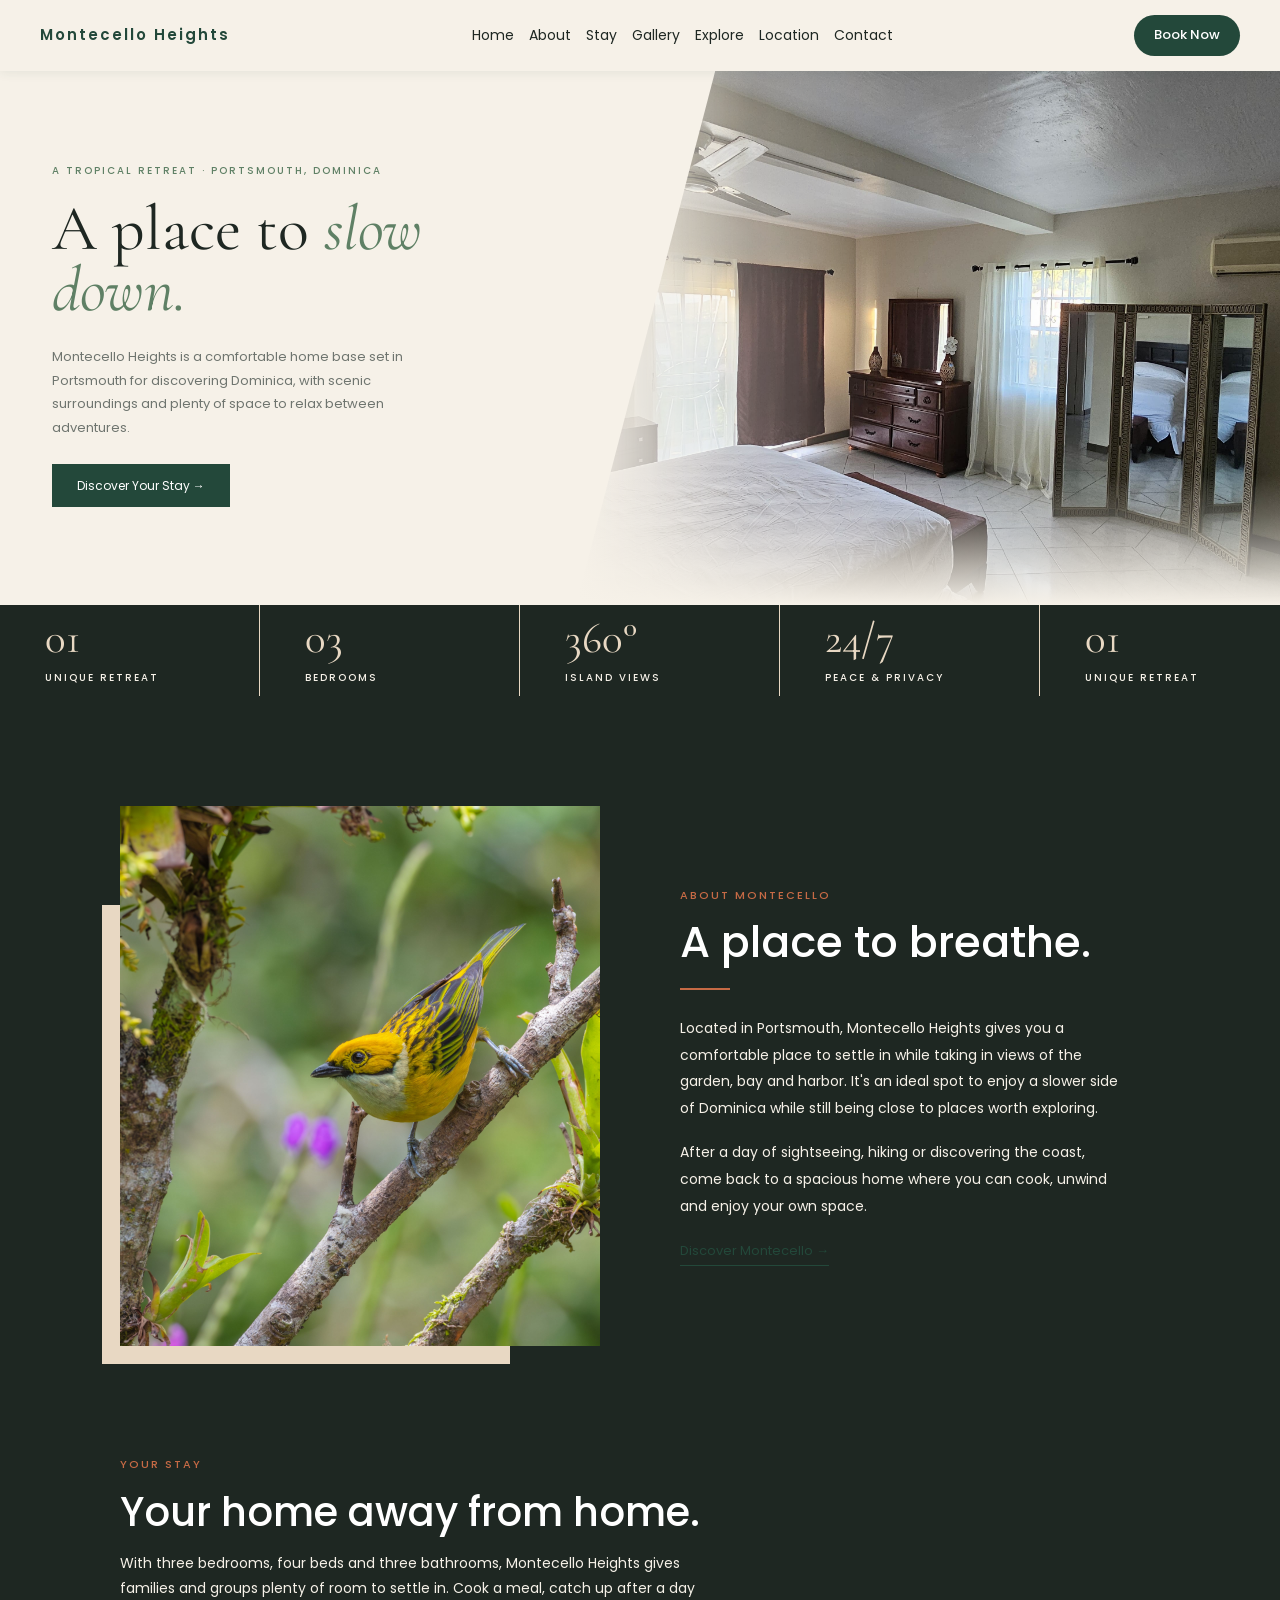
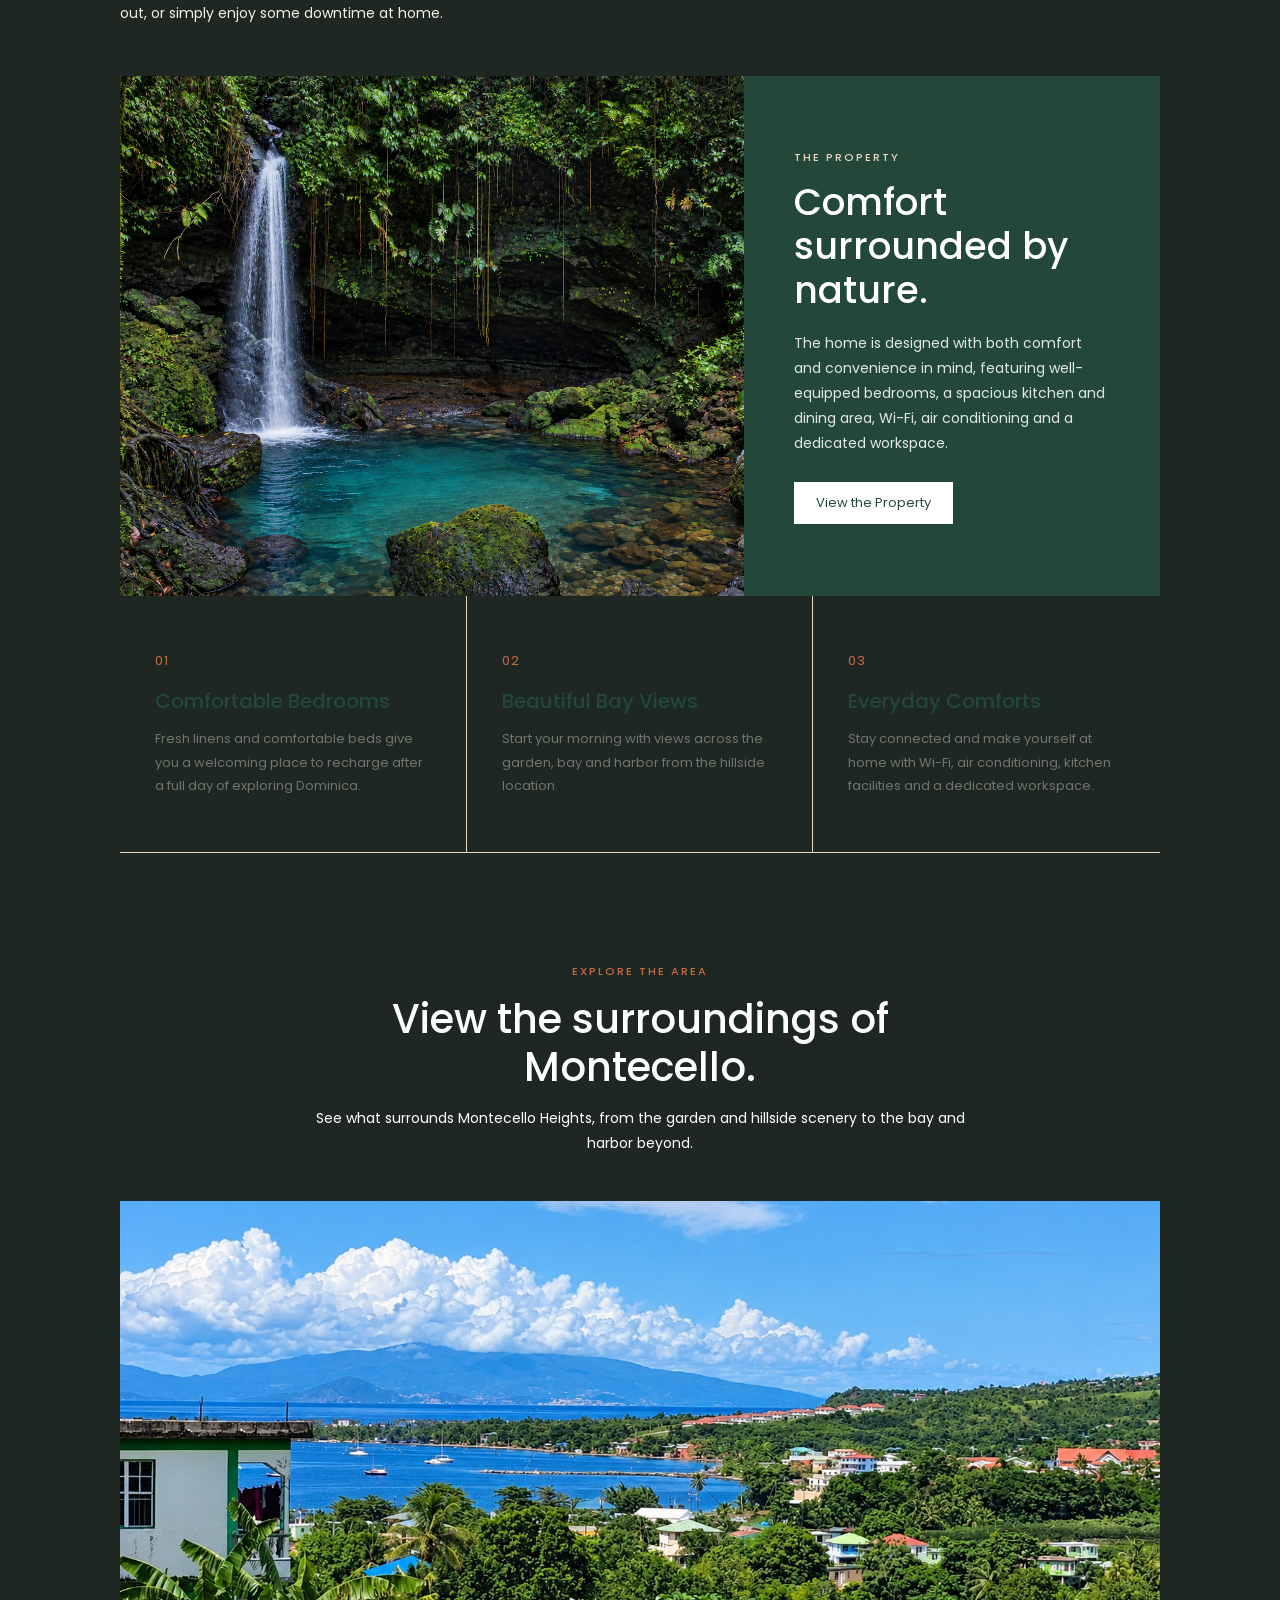
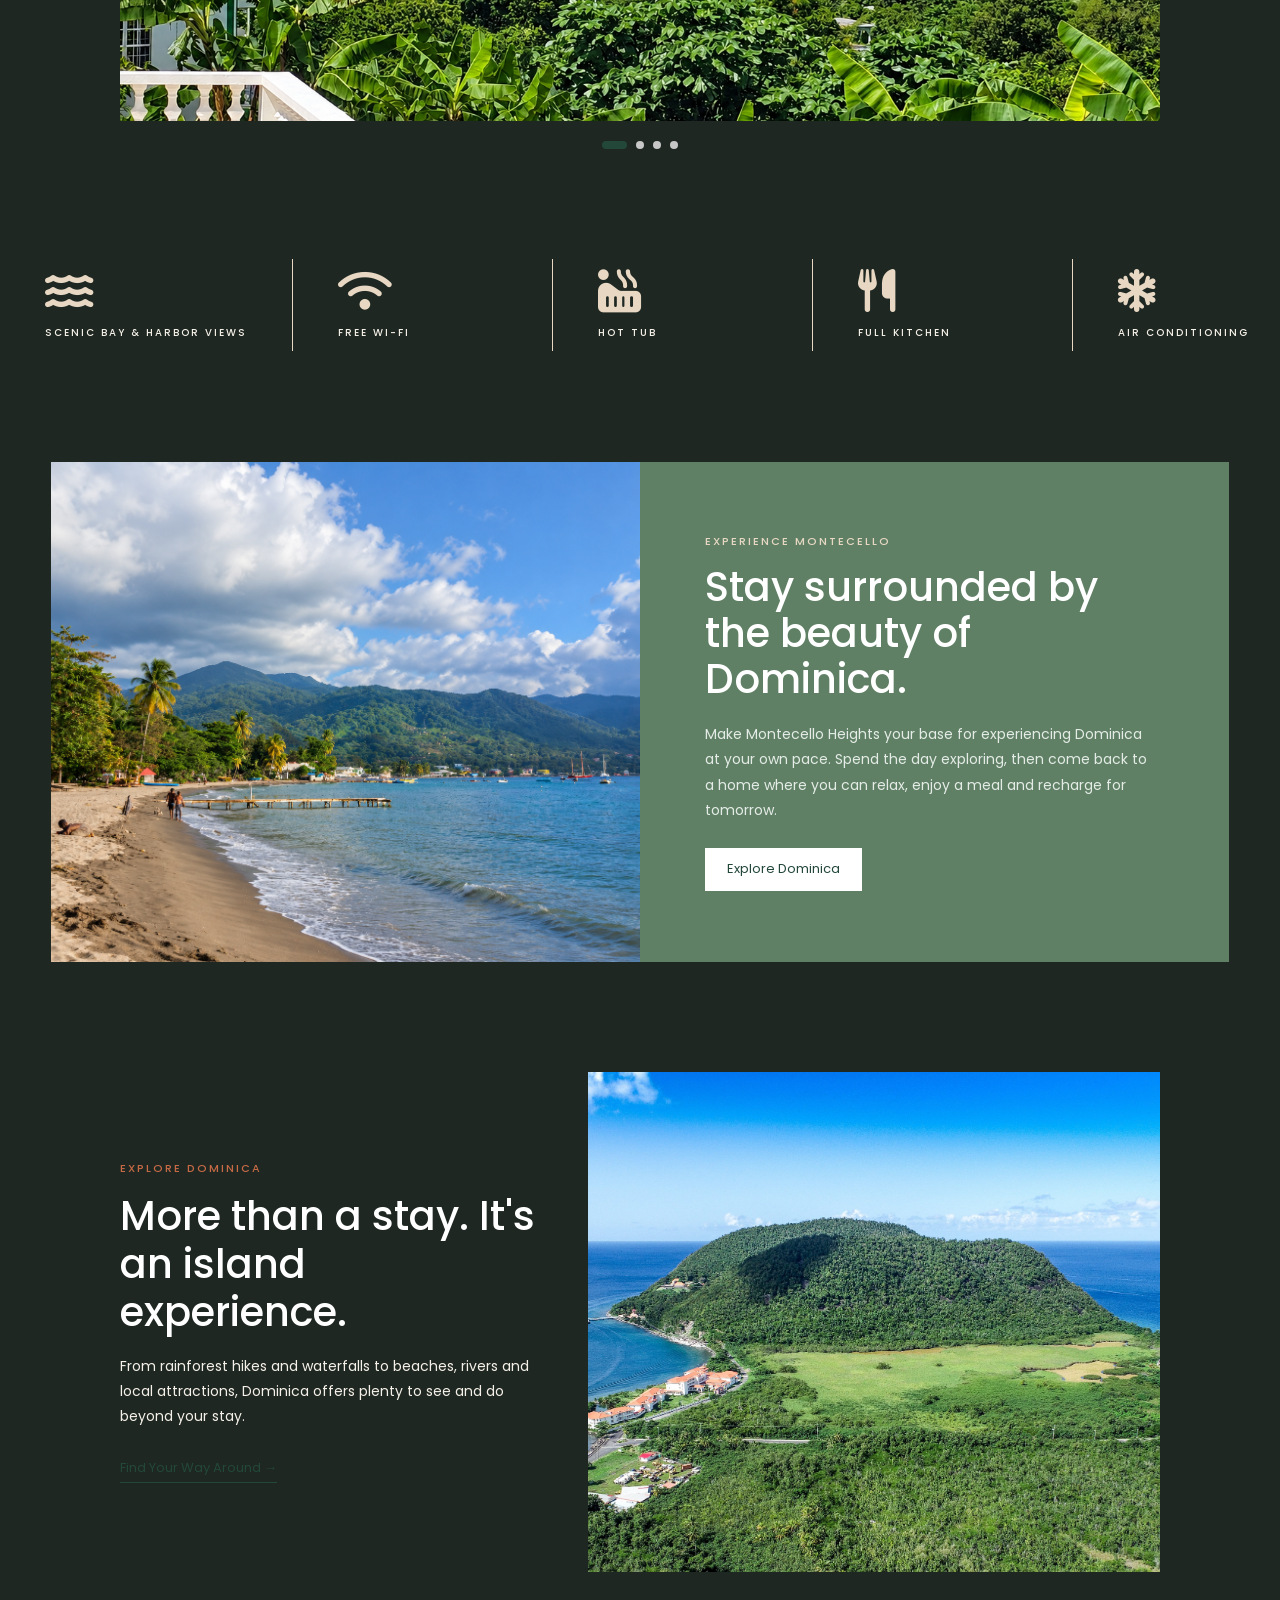
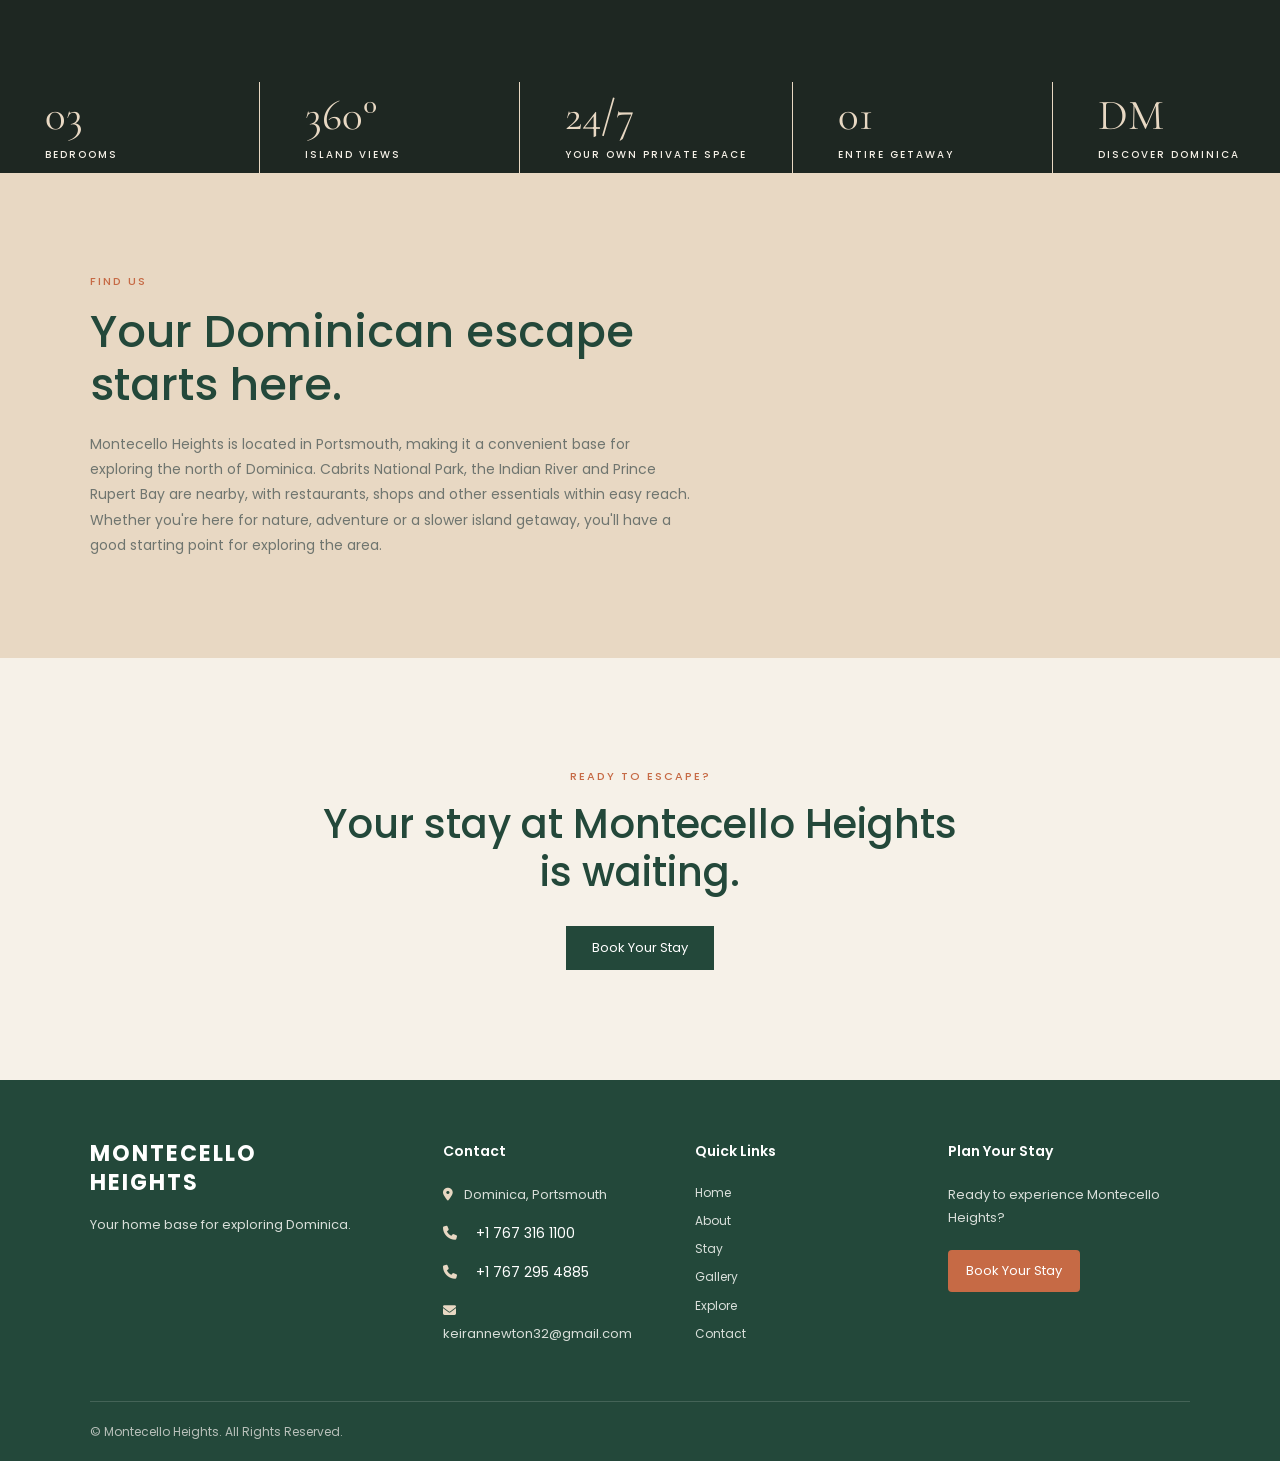
<file: index.html>
<!DOCTYPE html>
<html lang="en">

<head>
    <meta charset="UTF-8">
    <meta name="viewport" content="width=device-width, initial-scale=1.0">

    <title>Montecello Heights | Dominica</title>

    <!-- Fonts and icons -->
    <link rel="preconnect" href="https://fonts.googleapis.com">
    <link rel="preconnect" href="https://fonts.gstatic.com" crossorigin>
    <link href="https://fonts.googleapis.com/css2?family=Cormorant+Garamond:wght@400;500;600&family=Poppins:wght@300;400;500;600&display=swap" rel="stylesheet">
    <link rel="stylesheet" href="https://cdnjs.cloudflare.com/ajax/libs/font-awesome/6.4.0/css/all.min.css">

    <!-- Stylesheet -->
    <link rel="stylesheet" href="styles.css">
</head>

<body>

      <!-- Navigation -->
    <header class="navbar">

        <button class="menu-toggle" id="menu-toggle" type="button"
                aria-label="Open navigation menu"
                aria-expanded="false" aria-controls="main-nav">
            <span></span>
            <span></span>
            <span></span>
        </button>

        <a href="index.html#home" class="logo">Montecello Heights</a>

        <nav id="main-nav">
            <a href="index.html#home">Home</a>
            <a href="index.html#about">About</a>
            <a href="index.html#stay">Stay</a>
            <a href="gallery.html">Gallery</a>
            <a href="index.html#explore">Explore</a>
            <a href="index.html#location">Location</a>
            <a href="contact.html">Contact</a>
        </nav>

        <a href="https://www.airbnb.com/rooms/1003044596802186522?guests=1&adults=1&s=67&unique_share_id=46f0b1b3-e2d2-4bd4-80cd-ef42fb481775"
           class="book-button" target="_blank" rel="noopener noreferrer">
            Book Now
        </a>

    </header>



    <!-- index page -->
    <main>

        <!-- Hero -->
        <section class="hero" id="index">

            <div class="hero-content">

                <div class="hero-text">
                    <p class="eyebrow">
                        A TROPICAL RETREAT · PORTSMOUTH, DOMINICA
                    </p>

                    <h1>
                        A place to <em>slow down.</em>
                    </h1>

                    <p class="hero-description">
                        Montecello Heights is a comfortable home base set
                        in Portsmouth for discovering Dominica, with scenic
                        surroundings and plenty of space to relax between
                        adventures.
                    </p>

                    <a href="#stay" class="dark-button">
                        Discover Your Stay <span>→</span>
                    </a>
                </div>

                <div class="hero-image">
                    <img src="property.jpg"
                         alt="Montecello Heights in Dominica">
                </div>

            </div>

        </section>


        <!-- Property highlights -->
        <section class="index-stats" aria-label="Montecello Heights highlights">

            <div class="stats-track">

                <div class="stats-group">
                    <div class="stat">
                        <span class="stat-number">01</span>
                        <span class="stat-label">UNIQUE RETREAT</span>
                    </div>

                    <div class="stat">
                        <span class="stat-number">03</span>
                        <span class="stat-label">BEDROOMS</span>
                    </div>

                    <div class="stat">
                        <span class="stat-number">360°</span>
                        <span class="stat-label">ISLAND VIEWS</span>
                    </div>

                    <div class="stat">
                        <span class="stat-number">24/7</span>
                        <span class="stat-label">PEACE &amp; PRIVACY</span>
                    </div>
                </div>

                <!-- Duplicate for scrolling -->
                <div class="stats-group" aria-hidden="true">
                    <div class="stat">
                        <span class="stat-number">01</span>
                        <span class="stat-label">UNIQUE RETREAT</span>
                    </div>

                    <div class="stat">
                        <span class="stat-number">03</span>
                        <span class="stat-label">BEDROOMS</span>
                    </div>

                    <div class="stat">
                        <span class="stat-number">360°</span>
                        <span class="stat-label">ISLAND VIEWS</span>
                    </div>

                    <div class="stat">
                        <span class="stat-number">24/7</span>
                        <span class="stat-label">PEACE &amp; PRIVACY</span>
                    </div>
                </div>

            </div>

        </section>


        <!-- About Montecello Heights -->
        <section class="about-section" id="about">

            <div class="about-image">
                <img src="pexels-enrique-hidalgo-1230661389-27617563.jpg"
                     alt="View surrounding Montecello Heights">
            </div>

            <div class="about-text">
                <p class="small-title">ABOUT MONTECELLO</p>

                <h2>A place to breathe.</h2>

                <div class="about-line"></div>

                <p>
                    Located in Portsmouth, Montecello Heights gives you
                    a comfortable place to settle in while taking in views
                    of the garden, bay and harbor. It's an ideal spot to
                    enjoy a slower side of Dominica while still being close
                    to places worth exploring.
                </p>

                <p>
                    After a day of sightseeing, hiking or discovering the
                    coast, come back to a spacious home where you can cook,
                    unwind and enjoy your own space.
                </p>

                <a href="#stay" class="text-link">
                    Discover Montecello →
                </a>
            </div>

        </section>


        <!-- Stay -->
        <section class="stay-section" id="stay">

            <div class="section-heading">
                <p class="small-title">YOUR STAY</p>

                <h2>Your home away from home.</h2>

                <p>
                    With three bedrooms, four beds and three bathrooms,
                    Montecello Heights gives families and groups plenty
                    of room to settle in. Cook a meal, catch up after a
                    day out, or simply enjoy some downtime at home.
                </p>
            </div>

            <div class="stay-feature">

                <div class="stay-image">
                    <img src="nature.png"
                         alt="Montecello Heights and its tropical surroundings">
                </div>

                <div class="stay-info">
                    <p class="small-title">THE PROPERTY</p>

                    <h3>Comfort surrounded by nature.</h3>

                    <p>
                        The home is designed with both comfort and
                        convenience in mind, featuring well-equipped
                        bedrooms, a spacious kitchen and dining area,
                        Wi-Fi, air conditioning and a dedicated workspace.
                    </p>

                    <a href="gallery.html" class="light-button">
                        View the Property
                    </a>
                </div>

            </div>

            <!-- Property features -->
            <div class="stay-features">

                <div class="feature">
                    <div class="feature-number">01</div>

                    <h3>Comfortable Bedrooms</h3>

                    <p>
                        Fresh linens and comfortable beds give you a
                        welcoming place to recharge after a full day
                        of exploring Dominica.
                    </p>
                </div>

                <div class="feature">
                    <div class="feature-number">02</div>

                    <h3>Beautiful Bay Views</h3>

                    <p>
                        Start your morning with views across the garden,
                        bay and harbor from the hillside location.
                    </p>
                </div>

                <div class="feature">
                    <div class="feature-number">03</div>

                    <h3>Everyday Comforts</h3>

                    <p>
                        Stay connected and make yourself at home with
                        Wi-Fi, air conditioning, kitchen facilities and
                        a dedicated workspace.
                    </p>
                </div>

            </div>

        </section>


        <!-- Surroundings slider -->
        <section class="surroundings-section">

            <div class="surroundings-heading">
                <p class="small-title">EXPLORE THE AREA</p>

                <h2>
                    View the surroundings of Montecello.
                </h2>

                <p>
                    See what surrounds Montecello Heights, from the garden
                    and hillside scenery to the bay and harbor beyond.
                </p>
            </div>

            <div class="surroundings-slider">

                <div class="surrounding-slide active">
                    <img src="home-mh.png"
                         alt="Surroundings of Montecello Heights">
                </div>

                <div class="surrounding-slide">
                    <img src="boilingwater.jpeg"
                         alt="View around Montecello Heights">
                </div>

                <div class="surrounding-slide">
                         <img src="propertyfront.jpg"
                         alt="Nature surrounding Montecello Heights">
                </div>

                <div class="surrounding-slide">
                    <img src="viewfromveryfront.png"
                         alt="Scenery near Montecello Heights">
                </div>

            </div>

            <div class="slider-dots">
                <button class="slider-dot active" data-slide="0"
                        aria-label="Show slide 1"></button>
                <button class="slider-dot" data-slide="1"
                        aria-label="Show slide 2"></button>
                <button class="slider-dot" data-slide="2"
                        aria-label="Show slide 3"></button>
                <button class="slider-dot" data-slide="3"
                        aria-label="Show slide 4"></button>
            </div>

        </section>


        <!-- Amenities marquee -->
        <section class="index-stats" aria-label="Stay amenities">

            <div class="stats-track">

                <div class="stats-group">
                    <div class="stat">
                        <span class="stat-number"><i class="fa-solid fa-water"></i></span>
                        <span class="stat-label">SCENIC BAY &amp; HARBOR VIEWS</span>
                    </div>

                    <div class="stat">
                        <span class="stat-number"><i class="fa-solid fa-wifi"></i></span>
                        <span class="stat-label">FREE WI-FI</span>
                    </div>

                    <div class="stat">
                        <span class="stat-number"><i class="fa-solid fa-hot-tub-person"></i></span>
                        <span class="stat-label">HOT TUB</span>
                    </div>

                    <div class="stat">
                        <span class="stat-number"><i class="fa-solid fa-utensils"></i></span>
                        <span class="stat-label">FULL KITCHEN</span>
                    </div>

                    <div class="stat">
                        <span class="stat-number"><i class="fa-solid fa-snowflake"></i></span>
                        <span class="stat-label">AIR CONDITIONING</span>
                    </div>

                    <div class="stat">
                        <span class="stat-number"><i class="fa-solid fa-key"></i></span>
                        <span class="stat-label">SELF CHECK-IN</span>
                    </div>

                    <div class="stat">
                        <span class="stat-number"><i class="fa-solid fa-car"></i></span>
                        <span class="stat-label">FREE ON-SITE PARKING</span>
                    </div>

                    <div class="stat">
                        <span class="stat-number"><i class="fa-solid fa-shirt"></i></span>
                        <span class="stat-label">WASHER &amp; DRYER</span>
                    </div>
                </div>

                <!-- Duplicate for scrolling -->
                <div class="stats-group" aria-hidden="true">
                    <div class="stat">
                        <span class="stat-number"><i class="fa-solid fa-water"></i></span>
                        <span class="stat-label">SCENIC BAY &amp; HARBOR VIEWS</span>
                    </div>

                    <div class="stat">
                        <span class="stat-number"><i class="fa-solid fa-wifi"></i></span>
                        <span class="stat-label">FREE WI-FI</span>
                    </div>

                    <div class="stat">
                        <span class="stat-number"><i class="fa-solid fa-hot-tub-person"></i></span>
                        <span class="stat-label">HOT TUB</span>
                    </div>

                    <div class="stat">
                        <span class="stat-number"><i class="fa-solid fa-utensils"></i></span>
                        <span class="stat-label">FULL KITCHEN</span>
                    </div>

                    <div class="stat">
                        <span class="stat-number"><i class="fa-solid fa-snowflake"></i></span>
                        <span class="stat-label">AIR CONDITIONING</span>
                    </div>

                    <div class="stat">
                        <span class="stat-number"><i class="fa-solid fa-key"></i></span>
                        <span class="stat-label">SELF CHECK-IN</span>
                    </div>

                    <div class="stat">
                        <span class="stat-number"><i class="fa-solid fa-car"></i></span>
                        <span class="stat-label">FREE ON-SITE PARKING</span>
                    </div>

                    <div class="stat">
                        <span class="stat-number"><i class="fa-solid fa-shirt"></i></span>
                        <span class="stat-label">WASHER &amp; DRYER</span>
                    </div>
                </div>

            </div>

        </section>


        <!-- Experience Montecello -->
        <section class="green-feature">

            <div class="green-image">
                <img src="beach.png" alt="Montecello Heights villa">
            </div>

            <div class="green-content">
                <p class="small-title">EXPERIENCE MONTECELLO</p>

                <h2>
                    Stay surrounded by the beauty of Dominica.
                </h2>

                <p>
                    Make Montecello Heights your base for experiencing
                    Dominica at your own pace. Spend the day exploring,
                    then come back to a home where you can relax, enjoy
                    a meal and recharge for tomorrow.
                </p>

                <a href="https://www.tripadvisor.com/Attraction_Products-g147281-zfg11867-Dominica.html"
                   target="_blank" rel="noopener noreferrer"
                   class="light-button">
                    Explore Dominica
                </a>
            </div>

        </section>


        <!-- Explore Dominica -->
        <section class="explore-section" id="explore">

            <div class="explore-text">
                <p class="small-title">EXPLORE DOMINICA</p>

                <h2>
                    More than a stay. It's an island experience.
                </h2>

                <p>
                    From rainforest hikes and waterfalls to beaches,
                    rivers and local attractions, Dominica offers plenty
                    to see and do beyond your stay.
                </p>

                <a href="#location" class="text-link">
                    Find Your Way Around →
                </a>
            </div>

            <div class="explore-image">
                <img src="pexels-kendell-barrie-1722127728-28055689.jpg"
                     alt="Dominica landscape">
            </div>

        </section>


        <!-- Stay information marquee -->
        <section class="index-stats" aria-label="Stay information">

            <div class="stats-track">

                <div class="stats-group">
                    <div class="stat">
                        <span class="stat-number">03</span>
                        <span class="stat-label">BEDROOMS</span>
                    </div>

                    <div class="stat">
                        <span class="stat-number">360°</span>
                        <span class="stat-label">ISLAND VIEWS</span>
                    </div>

                    <div class="stat">
                        <span class="stat-number">24/7</span>
                        <span class="stat-label">YOUR OWN PRIVATE SPACE</span>
                    </div>

                    <div class="stat">
                        <span class="stat-number">01</span>
                        <span class="stat-label">ENTIRE GETAWAY</span>
                    </div>

                    <div class="stat">
                        <span class="stat-number">DM</span>
                        <span class="stat-label">DISCOVER DOMINICA</span>
                    </div>
                </div>

                <!-- Duplicate for scrolling -->
                <div class="stats-group" aria-hidden="true">
                    <div class="stat">
                        <span class="stat-number">03</span>
                        <span class="stat-label">BEDROOMS</span>
                    </div>

                    <div class="stat">
                        <span class="stat-number">360°</span>
                        <span class="stat-label">ISLAND VIEWS</span>
                    </div>

                    <div class="stat">
                        <span class="stat-number">24/7</span>
                        <span class="stat-label">YOUR OWN PRIVATE SPACE</span>
                    </div>

                    <div class="stat">
                        <span class="stat-number">01</span>
                        <span class="stat-label">ENTIRE GETAWAY</span>
                    </div>

                    <div class="stat">
                        <span class="stat-number">DM</span>
                        <span class="stat-label">DISCOVER DOMINICA</span>
                    </div>
                </div>

            </div>

        </section>


        <!-- Location -->
        <section class="location-section" id="location">

            <div>
                <p class="small-title">FIND US</p>

                <h2>Your Dominican escape starts here.</h2>

                <p>
                    Montecello Heights is located in Portsmouth, making it
                    a convenient base for exploring the north of Dominica.
                    Cabrits National Park, the Indian River and Prince
                    Rupert Bay are nearby, with restaurants, shops and
                    other essentials within easy reach. Whether you're here
                    for nature, adventure or a slower island getaway, you'll
                    have a good starting point for exploring the area.
                </p>
            </div>

        </section>


        <!-- Booking -->
        <section class="booking-section">

            <p class="small-title">READY TO ESCAPE?</p>

            <h2>
                Your stay at Montecello Heights is waiting.
            </h2>

            <a href="https://www.airbnb.com/rooms/1003044596802186522?guests=1&adults=1&s=67&unique_share_id=46f0b1b3-e2d2-4bd4-80cd-ef42fb481775"
               target="_blank" rel="noopener noreferrer"
               class="dark-button">
                Book Your Stay
            </a>

        </section>

    </main>


    <!-- Footer -->
    <footer class="main-footer">

        <div class="footer-content">

            <div class="footer-column brand-column">
                <h2>MONTECELLO<br>HEIGHTS</h2>

                <p>Your home base for exploring Dominica.</p>
            </div>

            <div class="footer-column">
                <h3>Contact</h3>

                <p>
                    <i class="fa-solid fa-location-dot"></i>
                    Dominica, Portsmouth
                </p>

                <p>
               <div class="contact-detail">
    <i class="fa-solid fa-phone"></i>
    <span>+1 767 316 1100</span>
</div>

<div class="contact-detail">
    <i class="fa-solid fa-phone"></i>
    <span>+1 767 295 4885</span>
</div>

                <p>
                    <i class="fa-solid fa-envelope"></i>
                    keirannewton32@gmail.com
                </p>
            </div>

            <div class="footer-column">
                <h3>Quick Links</h3>

                <a href="index.html#index">Home</a>
                <a href="index.html#about">About</a>
                <a href="index.html#stay">Stay</a>
                <a href="gallery.html">Gallery</a>
                <a href="index.html#explore">Explore</a>
                <a href="contact.html">Contact</a>
            </div>

            <div class="footer-column">
                <h3>Plan Your Stay</h3>

                <p>Ready to experience Montecello Heights?</p>

                <a href="https://www.airbnb.com/rooms/1003044596802186522?guests=1&adults=1&s=67&unique_share_id=46f0b1b3-e2d2-4bd4-80cd-ef42fb481775"
                   target="_blank" rel="noopener noreferrer"
                   class="footer-book">
                    Book Your Stay
                </a>
            </div>

        </div>

        <!-- ================= SCROLL UP AND DOWN ================= -->
  <div class="up">
    <i class="fa-solid fa-arrow-up"></i>
  </div>
        
        <div class="footer-bottom">
            <p>
                © <span class="current-year"></span>
                Montecello Heights. All Rights Reserved.
            </p>
        </div>

    </footer>


    <script src="montecelloh.js"></script>

</body>
</html>
</file>
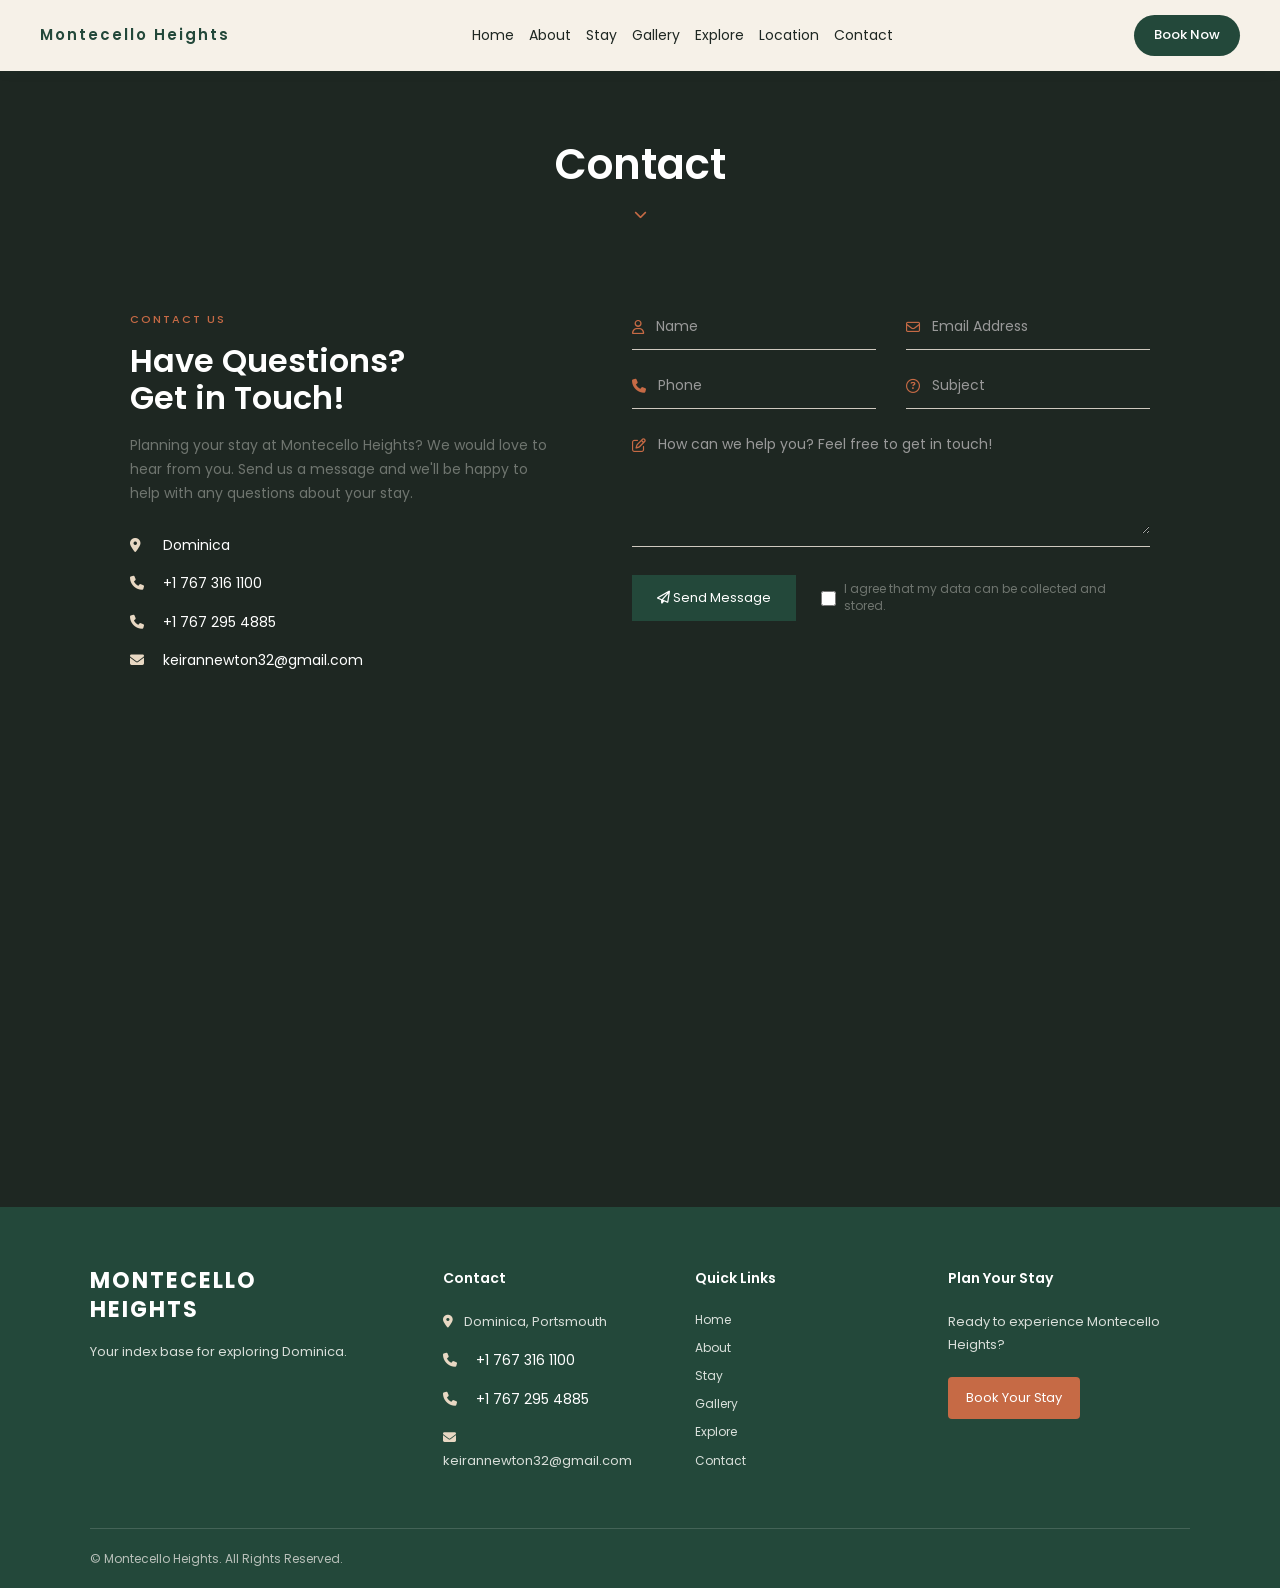
<file: contact.html>
<!DOCTYPE html>
<html lang="en">

<head>
    <meta charset="UTF-8">
    <meta name="viewport" content="width=device-width, initial-scale=1.0">

    <title>Montecello Heights | Contact</title>

    <!-- Fonts and icons -->
    <link href="https://fonts.googleapis.com/css2?family=Poppins:wght@300;400;500;600;700&display=swap" rel="stylesheet">
    <link rel="stylesheet" href="https://cdnjs.cloudflare.com/ajax/libs/font-awesome/6.4.2/css/all.min.css">

    <!-- Stylesheet -->
    <link rel="stylesheet" href="styles.css">
</head>

<body>

    <!-- Navigation -->
    <header class="navbar">

        <button class="menu-toggle" id="menu-toggle" type="button"
                aria-label="Open navigation menu"
                aria-expanded="false" aria-controls="main-nav">
            <span></span>
            <span></span>
            <span></span>
        </button>

        <a href="index.html#home" class="logo">Montecello Heights</a>

        <nav id="main-nav">
            <a href="index.html#home">Home</a>
            <a href="index.html#about">About</a>
            <a href="index.html#stay">Stay</a>
            <a href="gallery.html">Gallery</a>
            <a href="index.html#explore">Explore</a>
            <a href="index.html#location">Location</a>
            <a href="contact.html">Contact</a>
        </nav>

        <a href="https://www.airbnb.com/rooms/1003044596802186522?guests=1&adults=1&s=67&unique_share_id=46f0b1b3-e2d2-4bd4-80cd-ef42fb481775"
           class="book-button" target="_blank" rel="noopener noreferrer">
            Book Now
        </a>

    </header>




    <!-- Page heading -->
    <section class="contact-title">
        <h1>Contact</h1>

        <div class="down-arrow">
            <i class="fa-solid fa-chevron-down"></i>
        </div>
    </section>


    <!-- Contact information and form -->
    <section class="contact-section">

        <div class="contact-info">
            <p class="small-title">CONTACT US</p>

            <h2>Have Questions?<br>Get in Touch!</h2>

            <p class="contact-description">
                Planning your stay at Montecello Heights?
                We would love to hear from you. Send us a message
                and we'll be happy to help with any questions
                about your stay.
            </p>

            <div class="contact-detail">
                <i class="fa-solid fa-location-dot"></i>
                <span>Dominica</span>
            </div>

            <div class="contact-detail">
                <i class="fa-solid fa-phone"></i>
                <span>+1 767 316 1100</span>
            </div>

            <div class="contact-detail">
                <i class="fa-solid fa-phone"></i>
                <span>+1 767 295 4885</span>
            </div>

            <div class="contact-detail">
                <i class="fa-solid fa-envelope"></i>
                <span>keirannewton32@gmail.com</span>
            </div>
        </div>


        <div class="contact-form">
            <form>

                <div class="form-row">
                    <div class="input-box">
                        <i class="fa-regular fa-user"></i>
                        <input type="text" name="name"
                               placeholder="Name" required>
                    </div>

                    <div class="input-box">
                        <i class="fa-regular fa-envelope"></i>
                        <input type="email" name="email"
                               placeholder="Email Address" required>
                    </div>
                </div>

                <div class="form-row">
                    <div class="input-box">
                        <i class="fa-solid fa-phone"></i>
                        <input type="tel" name="phone"
                               placeholder="Phone">
                    </div>

                    <div class="input-box">
                        <i class="fa-regular fa-circle-question"></i>
                        <input type="text" name="subject"
                               placeholder="Subject">
                    </div>
                </div>

                <div class="message-box">
                    <i class="fa-regular fa-pen-to-square"></i>
                    <textarea name="message"
                              placeholder="How can we help you? Feel free to get in touch!"
                              required></textarea>
                </div>

                <div class="form-bottom">
                    <button type="submit">
                        <i class="fa-regular fa-paper-plane"></i>
                        Send Message
                    </button>

                    <label>
                        <input type="checkbox" name="data-consent">
                        I agree that my data can be collected and stored.
                    </label>
                </div>

            </form>
        </div>

    </section>


    <!-- Map -->
    <section class="map-section">
        <iframe
            src="https://www.google.com/maps?q=Portsmouth,Dominica&output=embed"
            title="Map showing Portsmouth, Dominica"
            loading="lazy">
        </iframe>
    </section>


    <!-- Footer -->
    <footer class="main-footer">

        <div class="footer-content">

            <div class="footer-column brand-column">
                <h2>MONTECELLO<br>HEIGHTS</h2>

                <p>Your index base for exploring Dominica.</p>
            </div>

            <div class="footer-column">
                <h3>Contact</h3>

                <p>
                    <i class="fa-solid fa-location-dot"></i>
                    Dominica, Portsmouth
                </p>

                <p>
               <div class="contact-detail">
    <i class="fa-solid fa-phone"></i>
    <span>+1 767 316 1100</span>
</div>

<div class="contact-detail">
    <i class="fa-solid fa-phone"></i>
    <span>+1 767 295 4885</span>
</div>

                <p>
                    <i class="fa-solid fa-envelope"></i>
                    keirannewton32@gmail.com
                </p>
            </div>

            <div class="footer-column">
                <h3>Quick Links</h3>

                <a href="index.html#index">Home</a>
                <a href="index.html#about">About</a>
                <a href="index.html#stay">Stay</a>
                <a href="gallery.html">Gallery</a>
                <a href="index.html#explore">Explore</a>
                <a href="contact.html">Contact</a>
            </div>

            <div class="footer-column">
                <h3>Plan Your Stay</h3>

                <p>Ready to experience Montecello Heights?</p>

                <a href="https://www.airbnb.com/rooms/1003044596802186522?guests=1&adults=1&s=67&unique_share_id=46f0b1b3-e2d2-4bd4-80cd-ef42fb481775"
                   target="_blank" rel="noopener noreferrer"
                   class="footer-book">
                    Book Your Stay
                </a>
            </div>

        </div>

        <!-- ================= SCROLL UP AND DOWN ================= -->
  <div class="up">
    <i class="fa-solid fa-arrow-up"></i>
  </div>

        <div class="footer-bottom">
            <p>
                © <span class="current-year"></span>
                Montecello Heights. All Rights Reserved.
            </p>
        </div>

    </footer>


    <script src="montecelloh.js"></script>

</body>
</html>
</file>
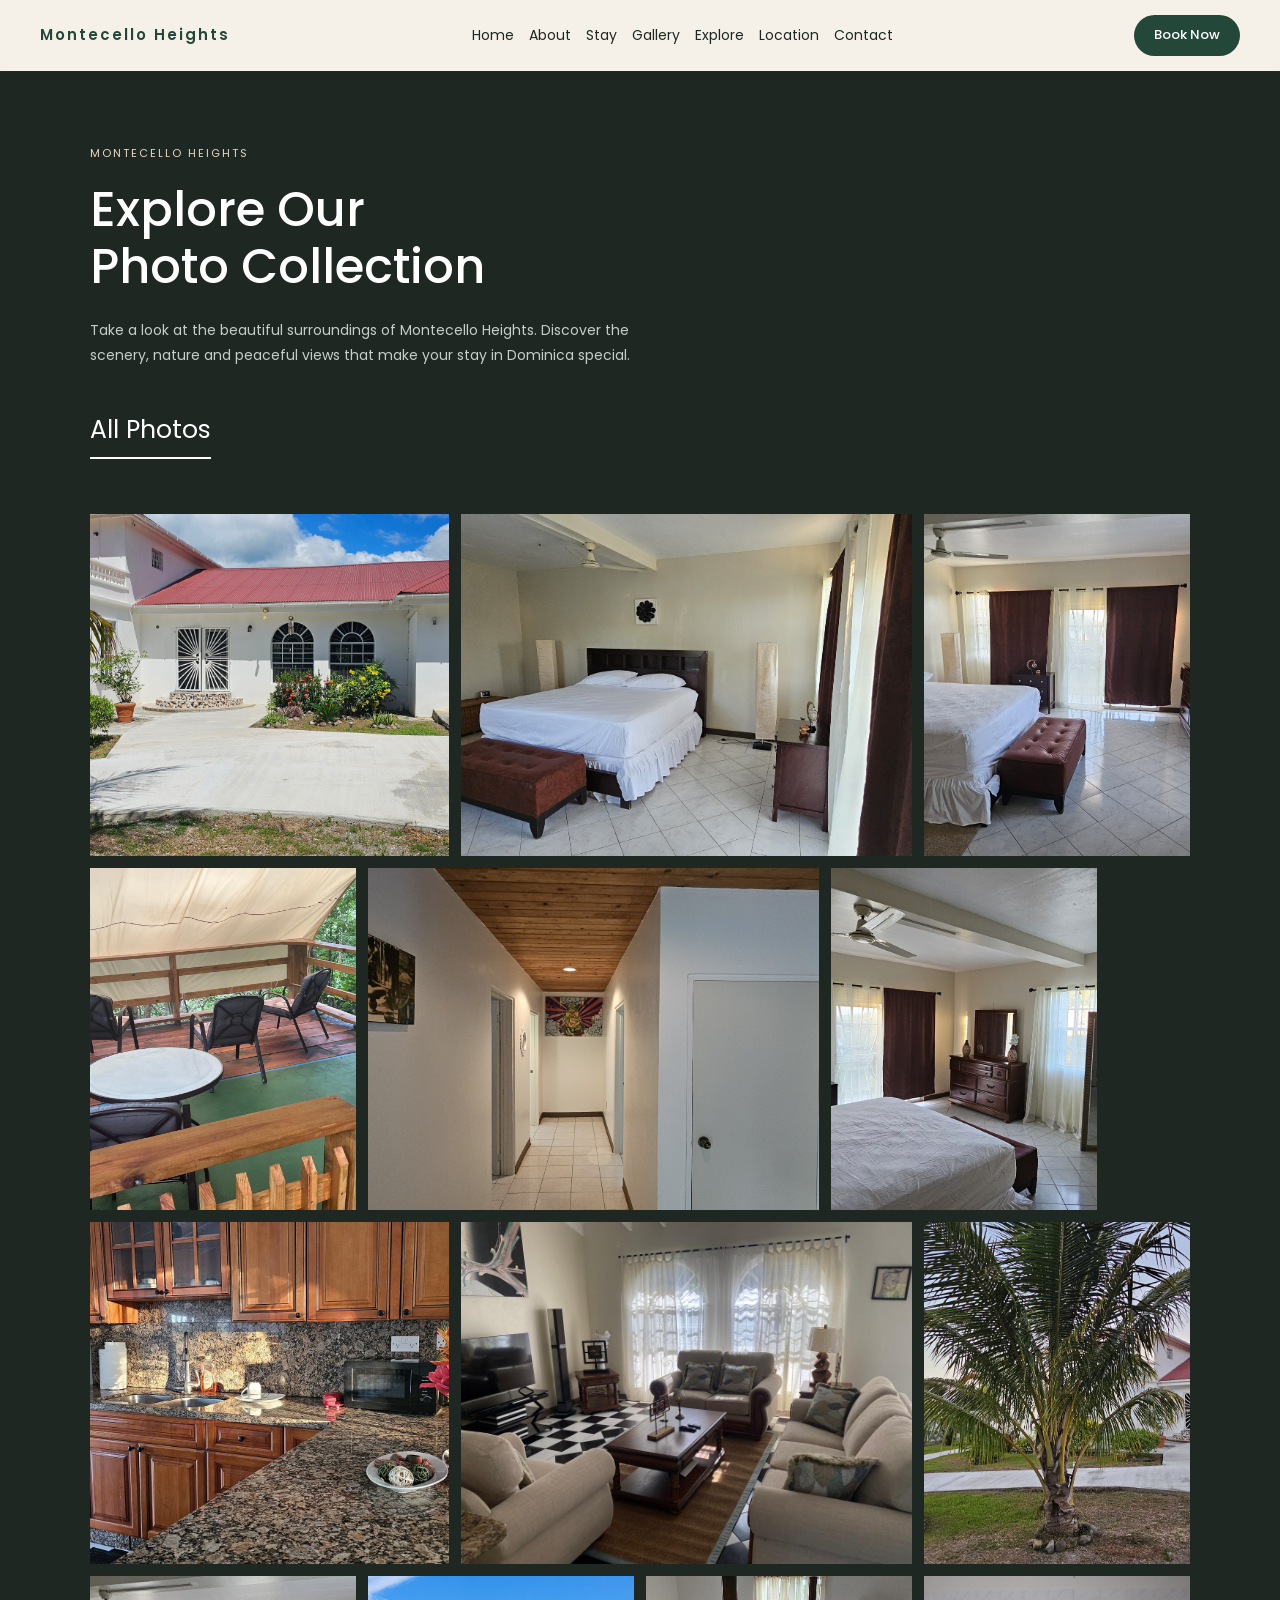
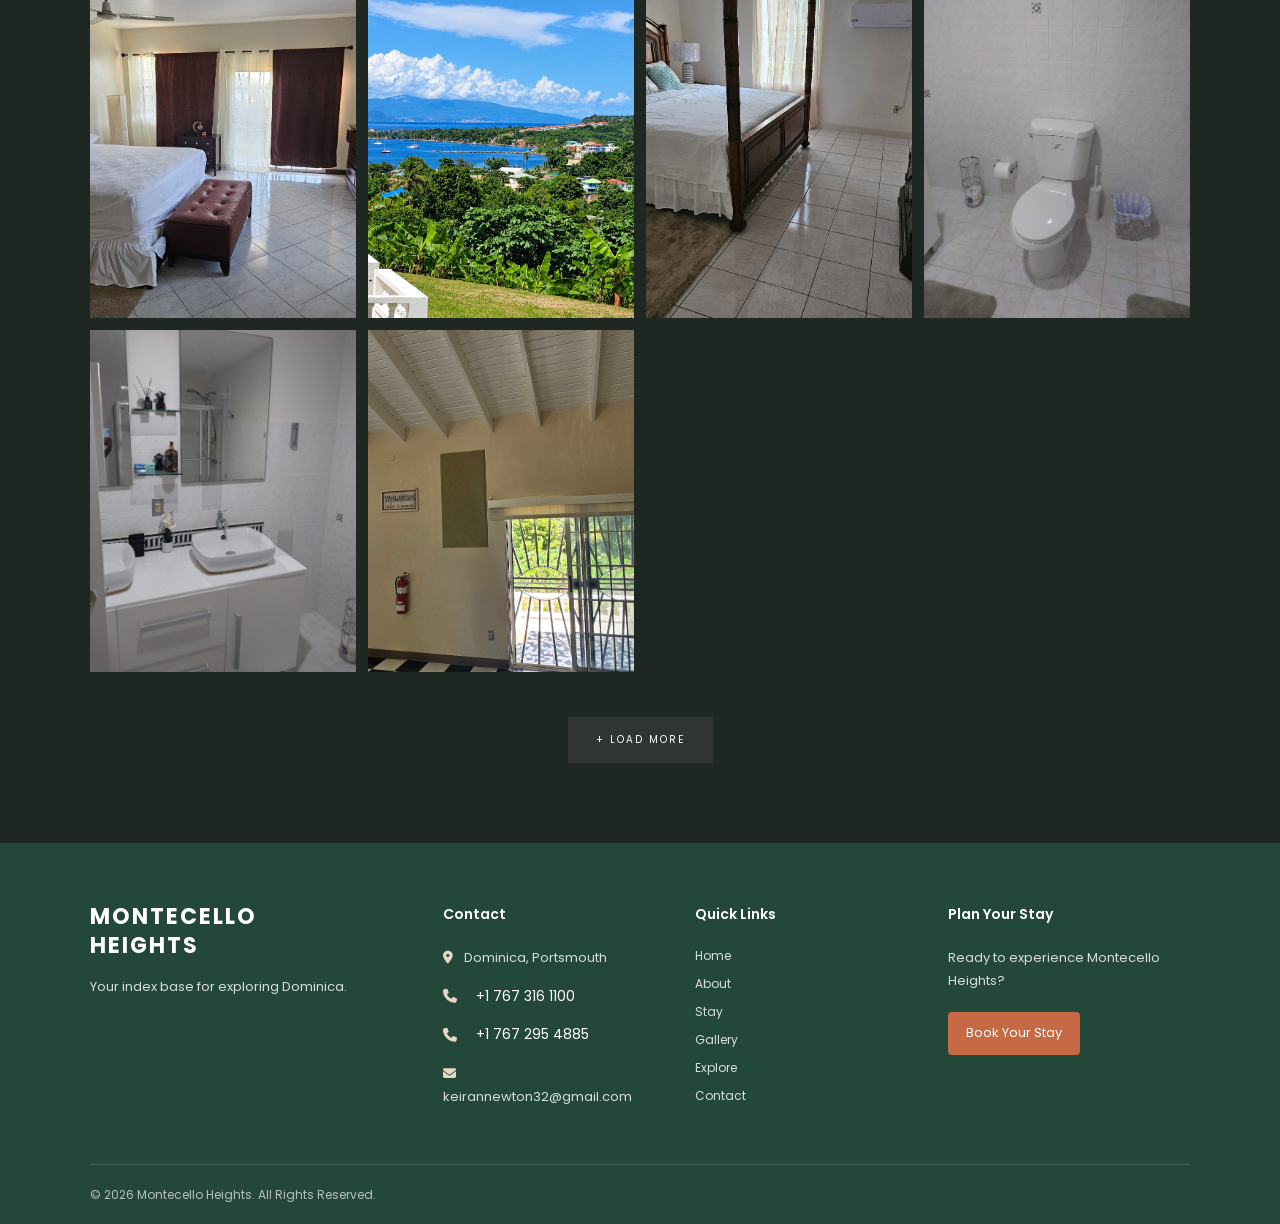
<file: gallery.html>
<!DOCTYPE html>
<html lang="en">

<head>
    <meta charset="UTF-8">
    <meta name="viewport" content="width=device-width, initial-scale=1.0">

    <title>Montecello Heights | Gallery</title>

    <!-- Fonts and icons -->
    <link href="https://fonts.googleapis.com/css2?family=Poppins:wght@300;400;500;600&display=swap" rel="stylesheet">
    <link rel="stylesheet" href="https://cdnjs.cloudflare.com/ajax/libs/font-awesome/6.4.2/css/all.min.css">

    <!-- Stylesheet -->
    <link rel="stylesheet" href="styles.css">
</head>

<body>

    <!-- Navigation -->
    <header class="navbar">

        <button class="menu-toggle" id="menu-toggle" type="button"
                aria-label="Open navigation menu"
                aria-expanded="false" aria-controls="main-nav">
            <span></span>
            <span></span>
            <span></span>
        </button>

        <a href="index.html#home" class="logo">Montecello Heights</a>

        <nav id="main-nav">
            <a href="index.html#home">Home</a>
            <a href="index.html#about">About</a>
            <a href="index.html#stay">Stay</a>
            <a href="gallery.html">Gallery</a>
            <a href="index.html#explore">Explore</a>
            <a href="index.html#location">Location</a>
            <a href="contact.html">Contact</a>
        </nav>

        <a href="https://www.airbnb.com/rooms/1003044596802186522?guests=1&adults=1&s=67&unique_share_id=46f0b1b3-e2d2-4bd4-80cd-ef42fb481775"
           class="book-button" target="_blank" rel="noopener noreferrer">
            Book Now
        </a>

    </header>


    <!-- Gallery heading -->
    <main class="gallery-page">

        <section class="gallery-intro">
            <p class="gallery-label">MONTECELLO HEIGHTS</p>

            <h1>Explore Our<br>Photo Collection</h1>

            <p class="gallery-description">
                Take a look at the beautiful surroundings of Montecello Heights.
                Discover the scenery, nature and peaceful views that make
                your stay in Dominica special.
            </p>

            <h2>All Photos</h2>
        </section>


        <!-- Photo collection -->
        <section class="photo-grid">

            <div class="photo photo-large">
                <img src="propertyfront.jpg" alt="Montecello Heights property">
            </div>

            <div class="photo photo-wide">
                <img src="bedroom2.jpg" alt="Views around Montecello Heights">
            </div>

            <div class="photo photo-small">
                <img src="bedroom.jpg" alt="Surrounding scenery">
            </div>

            <div class="photo photo-small">
                <img src="balcony.jpeg" alt="Tropical surroundings">
            </div>

            <div class="photo photo-wide">
                <img src="hallway.jpeg" alt="Views of the property">
            </div>

            <div class="photo photo-small">
                <img src="bed.jpeg" alt="Nature in Dominica">
            </div>

            <div class="photo photo-large">
                <img src="kitchenagin.jpeg" alt="Montecello Heights exterior">
            </div>

            <div class="photo photo-wide">
                <img src="livingroom.jpeg" alt="Scenic views near the property">
            </div>

            <div class="photo photo-small">
                <img src="propertyyfrontpic.jpeg" alt="The surrounding landscape">
            </div>

            
            <div class="photo photo-small">
                <img src="bedagain.jpeg" alt="The surrounding landscape">
            </div>

            
            <div class="photo photo-small">
                <img src="home-mh.png" alt="The surrounding landscape">
            </div>

            
            <div class="photo photo-small">
                <img src="otherbed.jpeg" alt="The surrounding landscape">
            </div>

            
            <div class="photo photo-small">
                <img src="otherbathroom2.jpeg" alt="The surrounding landscape">
            </div>

            
            <div class="photo photo-small">
                <img src="bathroom.jpeg" alt="The surrounding landscape">
            </div>

            
            <div class="photo photo-small">
                <img src="enterbuilding.jpg" alt="The surrounding landscape">
            </div>


            <!-- Additional photos -->
            <div class="photo extra-photo">
                <img src="otherviewfront.jpeg" alt="Property and surroundings">
            </div>

            <div class="photo extra-photo">
                <img src="kitchen.jpeg" alt="Scenery in Dominica">
            </div>

            <div class="photo extra-photo">
                <img src="kitchenagin.jpeg" alt="More views of Montecello Heights">
            </div>

            <div class="photo extra-photo">
                <img src="bathroomagain.jpeg" alt="More views of Montecello Heights">
            </div>

            <div class="photo extra-photo">
                <img src="boilingwater.jpeg" alt="More views of Montecello Heights">
            </div>

            <div class="photo extra-photo">
                <img src="enterbuilding.jpg" alt="More views of Montecello Heights">
            </div>

            <div class="photo extra-photo">
                <img src="moreviews.jpeg" alt="More views of Montecello Heights">
            </div>

            <div class="photo extra-photo">
                <img src="kitchenagin.jpeg" alt="More views of Montecello Heights">
            </div>

            <div class="photo extra-photo">
                <img src="moreviewsnature.jpeg" alt="More views of Montecello Heights">
            </div>

            <div class="photo extra-photo">
                <img src="otherviewfront.jpeg" alt="More views of Montecello Heights">
            </div>

             <div class="photo extra-photo">
                <img src="moreviews.jpeg" alt="More views of Montecello Heights">
            </div>

             <div class="photo extra-photo">
                <img src="moreviewsnature.jpeg" alt="More views of Montecello Heights">
            </div>

             <div class="photo extra-photo">
                <img src="otherbathroom.jpeg" alt="More views of Montecello Heights">
            </div>

             <div class="photo extra-photo">
                <img src="sunsetview.jpeg" alt="More views of Montecello Heights">
            </div>


        </section>


        <!-- Load more photos -->
        <div class="load-more-container">
            <button id="loadMore" type="button">+ LOAD MORE</button>
        </div>

    </main>


  
    <!-- Footer -->
    <footer class="main-footer">

        <div class="footer-content">

            <div class="footer-column brand-column">
                <h2>MONTECELLO<br>HEIGHTS</h2>

                <p>Your index base for exploring Dominica.</p>
            </div>

            <div class="footer-column">
                <h3>Contact</h3>

                <p>
                    <i class="fa-solid fa-location-dot"></i>
                    Dominica, Portsmouth
                </p>

                <p>
               <div class="contact-detail">
    <i class="fa-solid fa-phone"></i>
    <span>+1 767 316 1100</span>
</div>

<div class="contact-detail">
    <i class="fa-solid fa-phone"></i>
    <span>+1 767 295 4885</span>
</div>

                <p>
                    <i class="fa-solid fa-envelope"></i>
                    keirannewton32@gmail.com
                </p>
            </div>

            <div class="footer-column">
                <h3>Quick Links</h3>

                <a href="index.html#index">Home</a>
                <a href="index.html#about">About</a>
                <a href="index.html#stay">Stay</a>
                <a href="gallery.html">Gallery</a>
                <a href="index.html#explore">Explore</a>
                <a href="contact.html">Contact</a>
            </div>

            <div class="footer-column">
                <h3>Plan Your Stay</h3>

                <p>Ready to experience Montecello Heights?</p>

                <a href="https://www.airbnb.com/rooms/1003044596802186522?guests=1&adults=1&s=67&unique_share_id=46f0b1b3-e2d2-4bd4-80cd-ef42fb481775"
                   target="_blank" rel="noopener noreferrer"
                   class="footer-book">
                    Book Your Stay
                </a>
            </div>

        </div>
<!-- ================= SCROLL UP AND DOWN ================= -->
  <div class="up">
    <i class="fa-solid fa-arrow-up"></i>
  </div>
        <div class="footer-bottom">
            <p>
                © <span class="current-year"></span>
                Montecello Heights. All Rights Reserved.
            </p>
        </div>

    </footer>



    <script src="gallery.js"></script>

</body>

</html>
</file>
<file: styles.css>
/* =====================================================
   MONTECELLO HEIGHTS
   MAIN WEBSITE STYLES
===================================================== */


/* =========================
   COLORS
========================= */

:root {
    --tropical-green: #23483A;
    --palm-green: #5F8065;
    --soft-cream: #F6F1E8;
    --sand: #E8D8C3;
    --terracotta: #C66A45;
    --soft-gold: #C9A24A;
    --dark: #1E2722;
    --gray: #6F756F;
    --white: #FFFFFF;
}


/* =========================
   RESET
========================= */

* {
    margin: 0;
    padding: 0;
    box-sizing: border-box;
}

html {
    scroll-behavior: smooth;
       overflow-x: hidden;

}

body {
    font-family: 'Poppins', sans-serif;
    color: var(--dark);
    background: var(--soft-cream);
    line-height: 1.6;
    animation: pageFadeIn 0.6s ease-in-out;
       overflow-x: hidden;

}

@keyframes pageFadeIn {
    from {
        opacity: 0;
    }

    to {
        opacity: 1;
    }
}

img {
    display: block;
    width: 100%;
    object-fit: cover;
}

a {
    color: inherit;
    text-decoration: none;
}

button,
input,
textarea {
    font-family: 'Poppins', sans-serif;
}

button {
    cursor: pointer;
}

section {
    scroll-margin-top: 100px;
}


/* =========================
   NAVBAR
========================= */

.navbar {
    position: fixed;
    top: 0;
    left: 0;
    z-index: 1000;

    display: flex;
    align-items: center;
    justify-content: space-between;

    width: 100%;
    padding: 15px 40px;

    background: var(--soft-cream);
    box-shadow: 0 2px 10px rgba(35, 72, 58, 0.08);

    transition: padding 0.3s ease;
}

.logo {
    color: var(--tropical-green);
    font-size: 15px;
    font-weight: 600;
    letter-spacing: 2px;
    white-space: nowrap;
}

.logo a {
    color: inherit;
}

@media (min-width: 701px) {
    .navbar {
        display: grid;
        grid-template-columns: 1fr auto 1fr;
        align-items: center;
        gap: 0;
    }

    .navbar .logo {
        justify-self: start;
    }

    .navbar nav {
        display: flex;
        flex: initial;
        justify-content: center;
        gap: 15px;
        margin: 0;
        padding: 0;
    }

    .navbar nav a {
        margin: 0 !important;
        padding: 0;
        font-size: 13px;
        white-space: nowrap;
    }

    .navbar > .book-button {
        justify-self: end;
    }
}

.navbar nav a:hover {
    color: var(--terracotta);
}

.book-button {
    display: inline-block;
    flex-shrink: 0;
    padding: 10px 20px;

    border: none;
    border-radius: 25px;

    background: var(--tropical-green);
    color: var(--white) !important;

    font-size: 13px;
    font-weight: 500;
    white-space: nowrap;

    transition: background 0.3s ease;
}

.book-button:hover {
    background: var(--terracotta);
}

.navbar.scrolled {
    padding-top: 11px;
    padding-bottom: 11px;
}


/* =====================================================
   HAMBURGER BUTTON
===================================================== */

.menu-toggle {
    display: none;
    flex-direction: column;
    align-items: center;
    justify-content: center;
    flex-shrink: 0;
    gap: 5px;
    width: 34px;
    height: 34px;
    padding: 5px;
    border: none;
    background: transparent;
    cursor: pointer;
}

.menu-toggle span {
    display: block;
    width: 24px;
    height: 2px;
    margin: 0;
    border-radius: 2px;
    background: var(--tropical-green);
    transition: transform 0.25s ease, opacity 0.25s ease;
}

.menu-toggle.active span:nth-child(1) {
    transform: translateY(7px) rotate(45deg);
}

.menu-toggle.active span:nth-child(2) {
    opacity: 0;
}

.menu-toggle.active span:nth-child(3) {
    transform: translateY(-7px) rotate(-45deg);
}


/* =====================================================
   HERO
===================================================== */

.hero {
    padding-top: 65px;
    background: var(--soft-cream);
    overflow: hidden;
}

.hero-content {
    position: relative;
    display: grid;
    grid-template-columns: 45% 55%;
    min-height: 540px;
}

.hero-text {
    display: flex;
    flex-direction: column;
    justify-content: center;
    padding: 60px 45px 60px 9%;
}

.eyebrow {
    margin-bottom: 20px;
    color: var(--palm-green);
    font-size: 10px;
    font-weight: 500;
    letter-spacing: 2px;
    text-transform: uppercase;
}

.hero-text h1 {
    max-width: 470px;
    color: var(--dark);
    font-family: "Cormorant Garamond", serif;
    font-size: clamp(50px, 5vw, 70px);
    font-weight: 400;
    line-height: 0.95;
}

.hero-text h1 em {
    color: var(--palm-green);
    font-weight: 400;
}

.hero-description {
    max-width: 400px;
    margin: 25px 0;
    color: var(--gray);
    font-size: 13px;
    line-height: 1.8;
}

.hero-text .dark-button {
    width: fit-content;
    padding: 12px 25px;
    font-size: 12px;
}

.hero-image {
    position: relative;
    height: 540px;
    min-height: 0;
    overflow: hidden;
    isolation: isolate;
}

.hero-image img {
    width: 100%;
    height: 100%;
    object-fit: cover;
    object-position: center;
    clip-path: polygon(20% 0, 100% 0, 100% 100%, 0 100%);
    -webkit-mask-image: linear-gradient(
        to right,
        transparent 0%,
        rgba(0, 0, 0, 0.2) 10%,
        rgba(0, 0, 0, 0.7) 25%,
        black 45%
    );
    mask-image: linear-gradient(
        to right,
        transparent 0%,
        rgba(0, 0, 0, 0.2) 10%,
        rgba(0, 0, 0, 0.7) 25%,
        black 45%
    );
}

.hero-image::after {
    position: absolute;
    z-index: 2;
    right: 0;
    bottom: 0;
    left: 0;
    height: 130px;
    background: linear-gradient(
        to bottom,
        transparent 0%,
        rgba(246, 241, 232, 0.25) 30%,
        rgba(246, 241, 232, 0.7) 70%,
        var(--soft-cream) 100%
    );
    content: "";
    pointer-events: none;
}

/* =====================================================
   MOVING HOME STATS
===================================================== */

.home-stats {
    position: relative;
    z-index: 3;
    width: 100%;
    margin: 0;
    padding: 30px 0;
    overflow: hidden;
    border-top: none;
    border-bottom: 1px solid var(--sand);
    background: var( --tropical-green);
}

.stats-track {
    display: flex;
    width: max-content;
    animation: stats-scroll 28s linear infinite;
    will-change: transform;
}

.stats-group {
    display: flex;
    flex-shrink: 0;
    align-items: center;
}

.stat {
    display: flex;
    flex-direction: column;
    align-items: flex-start;
    justify-content: center;
    min-width: 260px;
    padding: 10px 45px;
    border-right: 1px solid var(--sand);
}

.stat-number {
    margin-bottom: 8px;
    color: var(--sand);
    font-family: "Cormorant Garamond", serif;
    font-size: 43px;
    font-weight: 400;
    line-height: 1.1;
}

.stat-label {
    color: var(--soft-cream);
    font-size: 10px;
    font-weight: 500;
    letter-spacing: 2px;
    white-space: nowrap;
}

@keyframes stats-scroll {
    from {
        transform: translateX(0);
    }

    to {
        transform: translateX(-50%);
    }
}

.home-stats:hover .stats-track {
    animation-play-state: paused;
}

@media (prefers-reduced-motion: reduce) {
    .stats-track {
        animation: none;
    }
}


/* =====================================================
   SMALL TITLES
===================================================== */

.small-title {
    margin-bottom: 14px;
    color: var(--terracotta);
    font-size: 11px;
    font-weight: 500;
    letter-spacing: 2px;
    text-transform: uppercase;
}


/* =====================================================
   BUTTONS
===================================================== */

.outline-button {
    display: inline-block;
    margin-top: 28px;
    padding: 12px 26px;
    border: 1px solid var(--white);
    color: var(--white);
    font-size: 13px;
    transition: all 0.3s ease;
}

.outline-button:hover {
    background: var(--white);
    color: var(--tropical-green);
}

.light-button {
    display: inline-block;
    width: fit-content;
    padding: 11px 22px;
    background: var(--white);
    color: var(--tropical-green);
    font-size: 13px;
    transition: all 0.3s ease;
}

.light-button:hover {
    background: var(--sand);
}

.dark-button {
    display: inline-block;
    padding: 12px 26px;
    background: var(--tropical-green);
    color: var(--white);
    font-size: 13px;
    transition: all 0.3s ease;
}

.dark-button:hover {
    background: var(--terracotta);
}

.text-link {
    display: inline-block;
    padding-bottom: 3px;
    border-bottom: 1px solid var(--tropical-green);
    color: var(--tropical-green);
    font-size: 13px;
    transition: color 0.3s ease;
}

.text-link:hover {
    border-color: var(--terracotta);
    color: var(--terracotta);
}


/* =====================================================
   ABOUT
===================================================== */

.about-section {
    display: grid;
    grid-template-columns: 1fr 1fr;
    align-items: center;
    gap: 80px;
    max-width: 1100px;
    margin: 110px auto;
    padding: 0 30px;
}

.about-image {
    position: relative;
}

.about-image::before {
    position: absolute;
    bottom: -18px;
    left: -18px;
    z-index: 0;
    width: 85%;
    height: 85%;
    background: var(--sand);
    content: "";
}

.about-image img {
    position: relative;
    z-index: 1;
    height: 540px;
    object-fit: cover;
}

.about-text {
    padding-right: 30px;
}

.about-text h2 {
    margin-bottom: 20px;
    color: var(--white);
    font-size: 2.7rem;
    font-weight: 500;
    line-height: 1.15;
}

.about-line {
    width: 50px;
    height: 2px;
    margin-bottom: 25px;
    background: var(--terracotta);
}

.about-text p:not(.small-title) {
    max-width: 500px;
    margin-bottom: 18px;
    color: var(--soft-cream);
    font-size: 14px;
    line-height: 1.9;
}


/* =====================================================
   STAY
===================================================== */

.stay-section {
    max-width: 1100px;
    margin: 110px auto;
    padding: 0 30px;
}

.section-heading {
    max-width: 600px;
    margin-bottom: 50px;
}

.section-heading h2 {
    margin-bottom: 15px;
    color: var(--white);
    font-size: 2.5rem;
    font-weight: 500;
    line-height: 1.2;
}

.section-heading > p:not(.small-title) {
    color: var(--soft-cream);
    font-size: 14px;
    line-height: 1.8;
}

.stay-feature {
    display: grid;
    grid-template-columns: 60% 40%;
}

.stay-image img {
    height: 520px;
    object-fit: cover;
}

.stay-info {
    display: flex;
    flex-direction: column;
    justify-content: center;
    padding: 60px 50px;
    background: var(--tropical-green);
    color: var(--white);
}

.stay-info .small-title {
    color: var(--sand);
}

.stay-info h3 {
    margin-bottom: 18px;
    font-size: 2.3rem;
    font-weight: 500;
    line-height: 1.2;
}

.stay-info > p:not(.small-title) {
    margin-bottom: 25px;
    color: #E1E8E3;
    font-size: 14px;
    line-height: 1.8;
}


/* =========================
   STAY FEATURES
========================= */

.stay-features {
    display: grid;
    grid-template-columns: repeat(3, minmax(0, 1fr));
    border-bottom: 1px solid var(--sand);
}

.feature {
    min-width: 0;
    padding: 55px 35px;
    border-right: 1px solid var(--sand);
}

.feature:last-child {
    border-right: none;
}

.feature-number {
    margin-bottom: 15px;
    color: var(--terracotta);
    font-size: 13px;
    letter-spacing: 1px;
}

.feature h3 {
    margin-bottom: 12px;
    color: var(--tropical-green);
    font-size: 20px;
    font-weight: 500;
    line-height: 1.4;
}

.feature p {
    color: var(--gray);
    font-size: 13px;
    line-height: 1.8;
}



/* =====================================================
   SURROUNDINGS SLIDER
===================================================== */

.surroundings-section {
    max-width: 1100px;
    margin: 110px auto;
    padding: 0 30px;
    text-align: center;
}

.surroundings-heading {
    max-width: 650px;
    margin: 0 auto 45px;
}

.surroundings-heading h2 {
    margin-bottom: 15px;
    color: var(--white);
    font-size: 2.5rem;
    font-weight: 500;
    line-height: 1.2;
}

.surroundings-heading > p:not(.small-title) {
    color: var(--white);
    font-size: 14px;
    line-height: 1.8;
}

.surroundings-slider {
    position: relative;
    width: 100%;
    height: 520px;
    overflow: hidden;
    background: var(--sand);
}

.surrounding-slide {
    position: absolute;
    inset: 0;
    opacity: 0;
    transition: opacity 0.8s ease;
}

.surrounding-slide.active {
    opacity: 1;
}

.surrounding-slide img {
    width: 100%;
    height: 100%;
    object-fit: cover;
}

.slider-dots {
    display: flex;
    align-items: center;
    justify-content: center;
    gap: 9px;
    margin-top: 20px;
}

.slider-dot {
    width: 8px;
    height: 8px;
    padding: 0;
    border: none;
    border-radius: 50%;
    background: #C7C7C7;
    cursor: pointer;
    transition: all 0.3s ease;
}

.slider-dot.active {
    width: 25px;
    border-radius: 10px;
    background: var(--tropical-green);
}


/* =====================================================
   GREEN FEATURE
===================================================== */

.green-feature {
    display: grid;
    grid-template-columns: 50% 50%;
    width: 92%;
    max-width: 1200px;
    margin: 110px auto;
    background: var(--palm-green);
}

.green-image img {
    height: 500px;
    object-fit: cover;
}

.green-content {
    display: flex;
    flex-direction: column;
    justify-content: center;
    padding: 65px;
    color: var(--white);
}

.green-content .small-title {
    color: var(--sand);
}

.green-content h2 {
    margin-bottom: 20px;
    font-size: 2.5rem;
    font-weight: 500;
    line-height: 1.15;
}

.green-content > p:not(.small-title) {
    max-width: 450px;
    margin-bottom: 25px;
    color: #E5ECE7;
    font-size: 14px;
    line-height: 1.8;
}


/* =====================================================
   EXPLORE
===================================================== */

.explore-section {
    display: grid;
    grid-template-columns: 40% 55%;
    align-items: center;
    gap: 5%;
    max-width: 1100px;
    margin: 110px auto;
    padding: 0 30px;
}

.explore-text h2 {
    margin-bottom: 18px;
    color: var(--white);
    font-size: 2.5rem;
    font-weight: 500;
    line-height: 1.2;
}

.explore-text > p:not(.small-title) {
    margin-bottom: 25px;
    color: var(--soft-cream);
    font-size: 14px;
    line-height: 1.8;
}

.explore-image img {
    height: 500px;
    object-fit: cover;
}


/* =====================================================
   LOCATION
===================================================== */

.location-section {
    padding: 100px 40px;
    background: var(--sand);
}

.location-section > div {
    max-width: 1100px;
    margin: auto;
}

.location-section h2 {
    max-width: 650px;
    margin-bottom: 20px;
    color: var(--tropical-green);
    font-size: 2.8rem;
    font-weight: 500;
    line-height: 1.2;
}

.location-section p:not(.small-title) {
    max-width: 600px;
    color: var(--gray);
    font-size: 14px;
    line-height: 1.8;
}


/* =====================================================
   BOOKING
===================================================== */

.booking-section {
    padding: 110px 30px;
    background: var(--soft-cream);
    text-align: center;
}

.booking-section h2 {
    max-width: 650px;
    margin: 0 auto 30px;
    color: var(--tropical-green);
    font-size: 2.5rem;
    font-weight: 500;
    line-height: 1.2;
}


/* =====================================================
   FOOTER
===================================================== */

.main-footer {
    padding: 65px 40px 20px;
    background: var(--tropical-green);
    color: var(--white);
}

.footer-content {
    display: grid;
    grid-template-columns: 1.4fr 1fr 1fr 1fr;
    gap: 50px;
    max-width: 1100px;
    margin: auto;
}

.footer-column h2 {
    margin-bottom: 18px;
    font-size: 22px;
    letter-spacing: 2px;
    line-height: 1.3;
}

.footer-column h3 {
    margin-bottom: 18px;
    font-size: 14px;
    font-weight: 500;
}

.footer-column p {
    margin-bottom: 10px;
    color: #D9E0DB;
    font-size: 12px;
    line-height: 1.8;
}

.footer-column p i {
    margin-right: 8px;
    color: var(--sand);
}

.footer-column > a:not(.footer-book) {
    display: block;
    margin-bottom: 9px;
    color: #D9E0DB;
    font-size: 12px;
    transition: color 0.3s ease;
}

.footer-column > a:not(.footer-book):hover {
    color: var(--sand);
}

.footer-book {
    display: inline-block;
    margin-top: 10px;
    padding: 10px 18px;
    background: var(--sand);
    color: var(--tropical-green);
    font-size: 11px;
    transition: background 0.3s ease;
}

.footer-book:hover {
    background: var(--white);
}

.footer-bottom {
    max-width: 1100px;
    margin: 45px auto 0;
    padding-top: 20px;
    border-top: 1px solid rgba(255, 255, 255, 0.15);
}

.footer-bottom p {
    color: #B8C0BA;
    font-size: 12px;
}


/* =====================================================
   FADE EFFECT
===================================================== */

.hidden {
    opacity: 0;
    transform: translateY(20px);
    transition: opacity 0.7s ease, transform 0.7s ease;
}

.show {
    opacity: 1;
    transform: translateY(0);
}


/* =====================================================
   CONTACT PAGE
===================================================== */

.contact-title {
    padding: 140px 20px 45px;
    text-align: center;
}

.contact-title h1 {
    color: var(--white);
    font-size: 42px;
    font-weight: 600;
    line-height: 1.2;
}

.down-arrow {
    margin-top: 15px;
    color: var(--terracotta);
    font-size: 13px;
}

.contact-section {
    display: grid;
    grid-template-columns: 1fr 1.2fr;
    gap: 70px;
    max-width: 1100px;
    margin: auto;
    padding: 40px 40px 80px;
}

.contact-info h2 {
    margin-bottom: 18px;
    color: var(--white);
    font-size: 32px;
    font-weight: 600;
    line-height: 1.15;
}

.contact-description {
    max-width: 450px;
    margin-bottom: 28px;
    color: var(--gray);
    font-size: 14px;
    line-height: 1.7;
}

.contact-detail {
    display: flex;
    align-items: center;
    gap: 13px;
    margin: 16px 0;
    font-size: 14px;
}

.contact-detail i {
    width: 20px;
    color: var(--sand);
}

.contact-form {
    padding-top: 5px;
}

.form-row {
    display: grid;
    grid-template-columns: 1fr 1fr;
    gap: 30px;
    margin-bottom: 25px;
}

.input-box {
    display: flex;
    align-items: center;
    gap: 12px;
    padding-bottom: 12px;
    border-bottom: 1px solid #CFC9C0;
}

.input-box i {
    color: var(--terracotta);
    font-size: 14px;
}

.input-box input {
    width: 100%;
    border: none;
    outline: none;
    background: transparent;
    color: var(--soft-cream);
    font-size: 14px;
}

.input-box input::placeholder {
    color: #999;
}

.message-box {
    display: flex;
    align-items: flex-start;
    gap: 12px;
    margin-bottom: 25px;
    padding-bottom: 12px;
    border-bottom: 1px solid #CFC9C0;
}

.message-box i {
    margin-top: 4px;
    color: var(--terracotta);
    font-size: 14px;
}

.message-box textarea {
    width: 100%;
    min-height: 100px;
    border: none;
    outline: none;
    resize: vertical;
    background: transparent;
    color: var(--dark);
    font-size: 14px;
}

.message-box textarea::placeholder {
    color: #999;
}

.form-bottom {
    display: flex;
    align-items: center;
    justify-content: space-between;
    gap: 25px;
    margin-top: 28px;
}

.form-bottom label {
    display: flex;
    align-items: center;
    gap: 8px;
    color: var(--gray);
    font-size: 12px;
    line-height: 1.4;
    cursor: pointer;
}

.form-bottom label input {
    flex-shrink: 0;
    width: 15px;
    height: 15px;
    margin: 0;
    accent-color: var(--terracotta);
}

.form-bottom button {
    flex-shrink: 0;
    padding: 13px 25px;
    border: none;
    background: var(--tropical-green);
    color: var(--white);
    font-size: 13px;
    cursor: pointer;
    transition: background 0.3s ease;
}

.form-bottom button:hover {
    background: var(--terracotta);
}

.map-section {
    width: 100%;
    height: 420px;
    margin-top: 20px;
}

.map-section iframe {
    width: 100%;
    height: 100%;
    border: none;
}


/* =====================================================
   TABLET LAYOUT
===================================================== */

@media (max-width: 1024px) {

    .about-section {
        grid-template-columns: 1fr 1fr;
        gap: 45px;
    }

    .about-image img {
        height: 450px;
    }

    .footer-content {
        grid-template-columns: 1fr 1fr;
        gap: 40px;
    }

    .stay-info {
        padding: 45px 35px;
    }

    .green-content {
        padding: 45px;
    }
}


/* =====================================================
   MOBILE AND TABLET
===================================================== */

@media (max-width: 768px) {

    /* NAVBAR */

    .navbar,
    .navbar.scrolled {
        position: relative;
        top: auto;
        left: auto;
        display: flex;
        flex-direction: row;
        flex-wrap: wrap;
        align-items: center;
        justify-content: flex-start;
        gap: 8px;
        width: 100%;
        padding: 14px 20px;
    }

    .navbar .menu-toggle {
        display: flex;
        order: 1;
        margin-right: 2px;
    }

    .navbar .logo {
        order: 2;
        max-width: calc(100% - 50px);
        font-size: 15px;
        letter-spacing: 1px;
        white-space: nowrap;
    }

    .navbar nav {
        display: none;
        position: static;
        flex: 0 0 100%;
        flex-direction: column;
        align-items: stretch;
        order: 3;
        gap: 0;
        width: 100%;
        margin: 10px 0 0;
        padding: 12px 0 4px;
        border-top: 1px solid var(--sand);
        background: var(--soft-cream);
        box-shadow: none;
    }

    .navbar nav.active {
        display: flex;
    }

    .navbar nav a {
        display: block;
        width: 100%;
        margin: 0;
        padding: 11px 4px;
        border-bottom: 1px solid rgba(35, 72, 58, 0.10);
        color: var(--dark);
        font-size: 14px;
    }

    .navbar nav a:last-child {
        border-bottom: none;
    }

    .navbar nav a.book-button {
        width: fit-content;
        margin: 12px 0 5px;
        padding: 10px 20px;
        border-bottom: none;
        border-radius: 25px;
        background: var(--tropical-green);
        color: var(--white) !important;
    }

    .navbar nav a.book-button:hover {
        background: var(--terracotta);
    }


    /* HERO */

    .hero {
        width: 100%;
        padding-top: 0;
        overflow: hidden;
    }

    .hero-content {
        display: grid;
        grid-template-columns: 1fr;
        min-height: auto;
    }

    .hero-text {
        min-height: auto;
        padding: 50px 30px 40px;
    }

    .eyebrow {
        margin-bottom: 18px;
        font-size: 10px;
        letter-spacing: 1.8px;
    }

    .hero-text h1 {
        max-width: 600px;
        font-size: 48px;
        line-height: 0.98;
    }

    .hero-description {
        max-width: 550px;
        margin: 22px 0;
        font-size: 14px;
        line-height: 1.7;
    }

   
    .hero-image {
        display: flex;
        justify-content: center;
        align-items: center;
        width: 100%;
        height: 340px;
        min-height: 0;
        overflow: hidden;
    }

    .hero-image img {
        display: block;
        width: 90%;
        height: 90%;
        margin: 0 auto;
        object-fit: cover;
        object-position: center;
        clip-path: none;
        -webkit-mask-image: none;
        mask-image: none;
    }

    .hero-image::after {
        height: 85px;
    }

  /* MOVING STATS */

    .home-stats {
        margin: 0;
        padding: 22px 0;
        overflow: hidden;
    }

    .stat {
        min-width: 210px;
        padding: 10px 28px;
    }

    .stat-number {
        font-size: 36px;
    }

    .stat-label {
        font-size: 9px;
    }


    /* ABOUT */

    .about-section {
        grid-template-columns: 1fr;
        gap: 50px;
        margin: 75px auto;
        padding: 0 25px;
    }

    .about-image img {
        height: 400px;
    }

    .about-text {
        padding-right: 0;
    }

    .about-text h2 {
        font-size: 2.1rem;
    }


    /* STAY */

    .stay-section {
        margin: 80px auto;
        padding: 0 25px;
    }

    .section-heading {
        margin-bottom: 35px;
    }

    .stay-feature {
        grid-template-columns: 1fr;
    }

    .stay-image img {
        height: 400px;
    }

    .stay-info {
        padding: 45px 30px;
    }

    .stay-info h3 {
        font-size: 30px;
    }

    .stay-features {
    grid-template-columns: 1fr;
}

.feature {
    padding: 30px 25px;
    border-right: none;
    border-bottom: 1px solid var(--sand);
}

.feature:last-child {
    border-bottom: none;
}


    /* SURROUNDINGS */

    .surroundings-section {
        margin: 75px auto;
        padding: 0 25px;
    }

    .surroundings-heading h2 {
        font-size: 2rem;
    }

    .surroundings-slider {
        height: 380px;
    }


    /* GREEN FEATURE */

    .green-feature {
        grid-template-columns: 1fr;
        width: 90%;
        margin: 80px auto;
    }

    .green-image img {
        height: 350px;
    }

    .green-content {
        padding: 50px 35px;
    }


    /* EXPLORE */

    .explore-section {
        grid-template-columns: 1fr;
        gap: 40px;
        margin: 80px auto;
        padding: 0 25px;
    }

    .explore-image img {
        height: 400px;
    }


    /* LOCATION */

    .location-section {
        padding: 75px 25px;
    }

    .location-section h2 {
        font-size: 2.2rem;
    }


    /* BOOKING */

    .booking-section {
        padding: 80px 25px;
    }

    .booking-section h2 {
        font-size: 2.1rem;
    }


    /* FOOTER */

    .footer-content {
        grid-template-columns: 1fr 1fr;
        gap: 40px;
    }

    .main-footer {
        padding: 55px 30px 20px;
    }
   .footer-column p {
    display: flex;
    align-items: flex-start;
    gap: 10px;
}

.footer-column p i {
    flex-shrink: 0;
    width: 16px;
    margin-top: 4px;
}

.footer-column p {
    overflow-wrap: anywhere;
}


    /* CONTACT */

    .contact-title {
        padding: 45px 20px;
    }

    .contact-title h1 {
        font-size: 36px;
    }

    .contact-section {
        grid-template-columns: 1fr;
        gap: 50px;
        padding: 30px 25px 60px;
    }

    .contact-info h2 {
        font-size: 30px;
    }

    .form-row {
        grid-template-columns: 1fr;
        gap: 25px;
    }

    .form-bottom {
        flex-direction: column;
        align-items: flex-start;
        gap: 18px;
    }

    .form-bottom label {
        align-items: flex-start;
        font-size: 14px;
    }

    .form-bottom label input {
        margin-top: 3px;
    }

    .map-section {
        height: 350px;
    }


    /* SECTION SCROLL */

    section {
        scroll-margin-top: 20px;
    }
}


/* =====================================================
   SMALL PHONES
===================================================== */

@media (max-width: 480px) {

    body {
        font-size: 14px;
    }


    /* NAVBAR */

    .navbar,
    .navbar.scrolled {
        padding: 12px 16px;
    }

    .navbar .menu-toggle {
        width: 30px;
    }

    .navbar .menu-toggle span {
        width: 22px;
    }

    .navbar .logo {
        font-size: 13px;
        letter-spacing: 0.5px;
    }


    /* HERO */

    .hero-text {
        padding: 45px 22px 35px;
    }

    .eyebrow {
        margin-bottom: 16px;
        font-size: 9px;
        letter-spacing: 1.5px;
    }

    .hero-text h1 {
        max-width: 100%;
        font-size: 40px;
        line-height: 1;
    }

    .hero-description {
        max-width: 100%;
        margin: 20px 0;
        font-size: 13px;
        line-height: 1.7;
    }

    .hero-text .dark-button,
    .hero-text .outline-button {
        align-self: flex-start;
        margin-top: 5px;
    }

    .hero-image {
        height: 330px;
        min-height: 330px;
    }

    .hero-image img {
        clip-path: none;
        -webkit-mask-image: linear-gradient(
            to bottom,
            black 0%,
            black 73%,
            transparent 100%
        );
        mask-image: linear-gradient(
            to bottom,
            black 0%,
            black 73%,
            transparent 100%
        );
    }

    .hero-image::after {
        height: 65px;
    }


    /* STATS */

    .home-stats {
        padding: 18px 0;
        overflow: hidden;
    }

    .stat {
        min-width: 190px;
        padding: 10px 24px;
    }

    .stat-number {
        font-size: 32px;
    }

    .stat-label {
        font-size: 9px;
        letter-spacing: 1.5px;
    }


    /* ABOUT */

    .about-section {
        margin: 65px auto;
        padding: 0 22px;
    }

    .about-text h2 {
        font-size: 28px;
    }

    .about-text p:not(.small-title) {
        font-size: 14px;
    }

    .about-image img {
        height: 350px;
    }


    /* STAY */

    .stay-section {
        margin: 65px auto;
        padding: 0 22px;
    }

    .section-heading h2 {
        font-size: 30px;
    }

    .stay-info {
        padding: 40px 25px;
    }

    .stay-info h3 {
        font-size: 28px;
    }

    .stay-image img {
        height: 320px;
    }


    /* SURROUNDINGS */

    .surroundings-section {
        margin: 65px auto;
        padding: 0 22px;
    }

    .surroundings-heading h2 {
        font-size: 1.8rem;
    }

    .surroundings-slider {
        height: 280px;
    }


    /* GREEN FEATURE */

    .green-feature {
        width: calc(100% - 44px);
        margin: 65px auto;
    }

    .green-image img {
        height: 280px;
    }

    .green-content {
        padding: 40px 25px;
    }

    .green-content h2 {
        font-size: 2rem;
    }


    /* EXPLORE */

    .explore-section {
        margin: 65px auto;
        padding: 0 22px;
    }

    .explore-text h2 {
        font-size: 2rem;
    }

    .explore-image img {
        height: 320px;
    }


    /* LOCATION */

    .location-section {
        padding: 65px 22px;
    }

    .location-section h2 {
        font-size: 2rem;
    }


    /* BOOKING */

    .booking-section {
        padding: 65px 22px;
    }

    .booking-section h2 {
        font-size: 1.9rem;
    }


    /* FOOTER */

    .footer-content {
        grid-template-columns: 1fr;
        gap: 35px;
    }

    .main-footer {
        padding: 50px 25px 20px;
    }


    /* CONTACT */

    .contact-title {
        padding: 45px 20px 35px;
    }

    .contact-title h1 {
        font-size: 32px;
    }

    .contact-section {
        padding: 25px 22px 50px;
    }

    .contact-info h2 {
        font-size: 28px;
    }

    .contact-description {
        font-size: 13px;
    }

    .input-box input,
    .message-box textarea {
        font-size: 14px;
    }

    .form-bottom button {
        padding: 12px 20px;
    }

    .map-section {
        height: 300px;
    }

    section {
        scroll-margin-top: 20px;
    }
}


/* =====================================================
   EXTRA-SMALL PHONES
===================================================== */

@media (max-width: 380px) {

    .navbar,
    .navbar.scrolled {
        gap: 7px;
        padding: 12px 10px;
    }

    .navbar .menu-toggle {
        width: 30px;
    }

    .navbar .menu-toggle span {
        width: 21px;
    }

    .navbar .logo {
        font-size: 11px;
        letter-spacing: 0.4px;
    }

    .navbar nav a {
        font-size: 13px;
    }

    .navbar nav a.book-button {
        padding: 9px 16px;
        font-size: 11px;
    }

    .hero-text {
        padding-right: 18px;
        padding-left: 18px;
    }

    .hero-text h1 {
        font-size: 36px;
    }

    .about-section,
    .stay-section,
    .surroundings-section,
    .explore-section {
        padding-right: 18px;
        padding-left: 18px;
    }

    .green-content {
        padding: 35px 20px;
    }

    .location-section {
        padding-right: 18px;
        padding-left: 18px;
    }

    .booking-section {
        padding-right: 18px;
        padding-left: 18px;
    }

    .contact-section {
        padding-right: 18px;
        padding-left: 18px;
    }

    .form-bottom label {
        font-size: 13px;
    }
}

/* =========================
   GENERAL
========================= */

* {
    margin: 0;
    padding: 0;
    box-sizing: border-box;
}

html {
    scroll-behavior: smooth;
}

body {
    font-family: "Poppins", sans-serif;
    background: #1E2722;
    color: white;
}

a {
    text-decoration: none;
}


/* =========================
   COLORS
========================= */

:root {
    --tropical-green: #23483A;
    --palm-green: #5F8065;
    --soft-cream: #F6F1E8;
    --sand: #E8D8C3;
    --terracotta: #C66A45;
    --soft-gold: #C9A24A;
    --dark: #1E2722;
    --gray: #6F756F;
    --white: #FFFFFF;
}


/* =========================
   NAVBAR
========================= */

.navbar {
    position: fixed;
    top: 0;
    left: 0;
    width: 100%;
    background: var(--soft-cream);
    display: flex;
    align-items: center;
    justify-content: space-between;
    padding: 15px 40px;
    z-index: 1000;
    box-shadow: 0 2px 10px rgba(35, 72, 58, 0.08);
    transition: padding 0.3s ease;
}

.logo {
    color: var(--tropical-green);
    font-size: 15px;
    font-weight: 600;
    letter-spacing: 2px;
    white-space: nowrap;
}

.navbar nav {
    display: flex;
    align-items: center;
}

.navbar nav a {
    margin-left: 25px;
    color: var(--dark);
    font-size: 14px;
    font-weight: 400;
    transition: color 0.3s ease;
}

.navbar nav a:hover {
    color: var(--terracotta);
}

.book-button {
    background: var(--tropical-green);
    color: white !important;
    padding: 10px 20px;
    border-radius: 25px;
    font-size: 13px;
    font-weight: 500;
    transition: background 0.3s ease;
    white-space: nowrap;
}

.book-button:hover {
    background: var(--terracotta);
}

.navbar.scrolled {
    padding-top: 11px;
    padding-bottom: 11px;
}


/* =========================
   MOBILE MENU BUTTON
========================= */

.menu-toggle {
    display: none;
    flex-direction: column;
    justify-content: center;
    gap: 5px;
    background: none;
    border: none;
    padding: 5px;
    cursor: pointer;
    flex-shrink: 0;
}

.menu-toggle span {
    display: block;
    width: 24px;
    height: 2px;
    background: var(--tropical-green);
    transition: all 0.3s ease;
}

.menu-toggle.active span:nth-child(1) {
    transform: translateY(7px) rotate(45deg);
}

.menu-toggle.active span:nth-child(2) {
    opacity: 0;
}

.menu-toggle.active span:nth-child(3) {
    transform: translateY(-7px) rotate(-45deg);
}


/* =========================
   GALLERY PAGE
========================= */

.gallery-page {
    min-height: 100vh;
    background: var(--dark);
    padding: 145px 40px 80px;
}


/* =========================
   GALLERY INTRO
========================= */

.gallery-intro {
    max-width: 1100px;
    margin: 0 auto 55px;
}

.gallery-label {
    color: var(--sand);
    font-size: 11px;
    letter-spacing: 2px;
    margin-bottom: 18px;
}

.gallery-intro h1 {
    font-size: 3rem;
    line-height: 1.2;
    font-weight: 500;
    margin-bottom: 22px;
}

.gallery-description {
    max-width: 600px;
    color: #C7CEC9;
    font-size: 14px;
    line-height: 1.8;
    margin-bottom: 42px;
}

.gallery-intro h2 {
    display: inline-block;
    font-size: 25px;
    font-weight: 400;
    padding-bottom: 7px;
    border-bottom: 2px solid white;
}


/* =========================
   PHOTO GRID
========================= */

.photo-grid {
    max-width: 1100px;
    margin: 0 auto;
    display: grid;
    grid-template-columns: repeat(12, 1fr);
    grid-auto-rows: 165px;
    gap: 12px;
}


/* =========================
   PHOTOS
========================= */

.photo {
    overflow: hidden;
    background: var(--sand);
}

.photo img {
    width: 100%;
    height: 100%;
    object-fit: cover;
    display: block;
    transition: transform 0.5s ease;
}

.photo:hover img {
    transform: scale(1.04);
}


/* =========================
   DIFFERENT PHOTO SIZES
========================= */

.photo-large {
    grid-column: span 4;
    grid-row: span 2;
}

.photo-wide {
    grid-column: span 5;
    grid-row: span 2;
}

.photo-small {
    grid-column: span 3;
    grid-row: span 2;
}


/* =========================
   EXTRA PHOTOS
========================= */

.extra-photo {
    display: none;
}


/* =========================
   LOAD MORE
========================= */

.load-more-container {
    display: flex;
    justify-content: center;
    margin-top: 45px;
}

#loadMore {
    border: none;
    background: #303532;
    color: white;
    padding: 15px 28px;
    font-family: "Poppins", sans-serif;
    font-size: 10px;
    letter-spacing: 2px;
    cursor: pointer;
    transition: background 0.3s ease;
}

#loadMore:hover {
    background: var(--terracotta);
}


/* =========================
   FOOTER
========================= */

.main-footer {
    background: var(--tropical-green);
    color: white;
    padding: 60px 7% 20px;
}

.footer-content {
    max-width: 1200px;
    margin: auto;
    display: grid;
    grid-template-columns: 1.5fr 1fr 1fr 1.2fr;
    gap: 50px;
}

.footer-column h2 {
    font-size: 22px;
    line-height: 1.3;
    letter-spacing: 2px;
    margin-bottom: 15px;
}

.footer-column h3 {
    font-size: 14px;
    margin-bottom: 20px;
    font-weight: 600;
}

.footer-column p {
    color: #D8DED9;
    font-size: 13px;
    line-height: 1.8;
    margin-bottom: 10px;
}

.footer-column p i {
    margin-right: 8px;
    color: var(--sand);
}

.footer-column a {
    display: block;
    color: #D8DED9;
    font-size: 13px;
    margin-bottom: 12px;
    transition: color 0.3s ease;
}

.footer-column a:hover {
    color: var(--sand);
}


/* =========================
   FOOTER BOOK BUTTON
========================= */

.footer-book {
    display: inline-block !important;
    background: var(--terracotta);
    color: white !important;
    padding: 11px 18px;
    margin-top: 10px;
    border-radius: 4px;
}

.footer-book:hover {
    background: var(--soft-gold);
    color: white !important;
}


/* =========================
   FOOTER BOTTOM
========================= */

.footer-bottom {
    border-top: 1px solid rgba(255, 255, 255, 0.15);
    margin-top: 45px;
    padding-top: 20px;
}

.footer-bottom p {
    color: #B8C0BA;
    font-size: 12px;
}


/* =========================
   SOCIALS
========================= */

.socials i {
    margin: 15px;
    font-size: 22px;
    cursor: pointer;
    color: white;
    transition: color 0.3s ease;
}

.socials i:hover {
    color: var(--sand);
}


/* =========================
   FADE EFFECT
========================= */

.hidden {
    opacity: 0;
    transform: translateY(20px);
    transition: opacity 0.7s ease, transform 0.7s ease;
}

.show {
    opacity: 1;
    transform: translateY(0);
}


/* =========================
   ANIMATIONS
========================= */

@keyframes fadeUp {
    from {
        opacity: 0;
        transform: translateY(20px);
    }

    to {
        opacity: 1;
        transform: translateY(0);
    }
}

.gallery-intro,
.photo-grid,
.load-more-container {
    opacity: 0;
    transform: translateY(20px);
    animation: galleryFade 0.8s ease forwards;
}

.photo-grid {
    animation-delay: 0.2s;
}

.load-more-container {
    animation-delay: 0.4s;
}

@keyframes galleryFade {
    to {
        opacity: 1;
        transform: translateY(0);
    }
}


/* =========================
   ANCHOR SCROLLING
========================= */

section {
    scroll-margin-top: 100px;
}


/* =========================
   TABLET
========================= */

@media (max-width: 1000px) {

    .navbar {
        padding: 15px 25px;
    }

    .navbar nav a {
        margin-left: 15px;
        font-size: 12px;
    }

    .gallery-page {
        padding: 130px 25px 70px;
    }

    .gallery-intro h1 {
        font-size: 2.5rem;
    }

    .photo-grid {
        grid-template-columns: repeat(2, 1fr);
        grid-auto-rows: 230px;
    }

    .photo-large,
    .photo-wide,
    .photo-small {
        grid-column: span 1;
        grid-row: span 1;
    }

    .footer-content {
        grid-template-columns: 1fr 1fr;
        gap: 40px;
    }
}


/* =========================
   MOBILE NAVIGATION
========================= */

@media (max-width: 700px) {

    .navbar {
        position: relative;
        display: flex;
        flex-direction: row;
        align-items: center;
        justify-content: flex-start;
        flex-wrap: wrap;
        gap: 12px;
        padding: 14px 20px;
    }

    /* THREE LINES IN FRONT OF LOGO */

    .menu-toggle {
        display: flex;
        order: 1;
    }

    .logo {
        order: 2;
        font-size: 13px;
        letter-spacing: 1px;
    }

    .book-button {
        order: 3;
        margin-left: auto;
        padding: 9px 12px;
        font-size: 11px;
    }

    /* MENU PUSHES CONTENT DOWN */

    .navbar nav {
        display: none;
        position: static;
        flex-direction: column;
        align-items: flex-start;
        width: 100%;
        order: 4;
        padding: 10px 0 5px;
        background: var(--soft-cream);
        box-shadow: none;
    }

    .navbar nav.active {
        display: flex;
    }

    .navbar nav a {
        display: block;
        width: 100%;
        margin: 0;
        padding: 12px 0;
        font-size: 14px;
        border-bottom: 1px solid rgba(35, 72, 58, 0.12);
    }

    .navbar nav a:last-child {
        border-bottom: none;
    }

    /* GALLERY */

    .gallery-page {
        padding: 60px 20px;
    }

    .gallery-intro {
        margin-bottom: 40px;
    }

    .gallery-intro h1 {
        font-size: 2rem;
    }

    .gallery-description {
        font-size: 13px;
    }

    .gallery-intro h2 {
        font-size: 22px;
    }

    .photo-grid {
        grid-template-columns: 1fr;
        grid-auto-rows: 260px;
        gap: 10px;
    }

    .photo-large,
    .photo-wide,
    .photo-small {
        grid-column: span 1;
        grid-row: span 1;
    }

    /* FOOTER */

    .main-footer {
        padding: 40px 20px 20px;
    }

    .footer-content {
        grid-template-columns: 1fr;
        gap: 30px;
    }

    .footer-column h2 {
        font-size: 20px;
    }

    .footer-bottom {
        margin-top: 30px;
    }

    .footer-bottom p {
        font-size: 11px;
    }
}


/* =========================
   SMALL MOBILE SCREENS
========================= */

@media (max-width: 380px) {

    .navbar {
        gap: 8px;
        padding: 12px;
    }

    .menu-toggle span {
        width: 21px;
    }

    .logo {
        font-size: 11px;
        letter-spacing: 0.5px;
    }

    .book-button {
        padding: 8px 9px;
        font-size: 10px;
    }
}

/* =========================
   REDUCED MOTION
========================= */

@media (prefers-reduced-motion: reduce) {

    *,
    *::before,
    *::after {
        scroll-behavior: auto !important;
        animation-duration: 0.01ms !important;
        transition-duration: 0.01ms !important;
    }
}

 /* ===
       Scroll to Top Button
   === */

    .up {
      position: fixed;
      bottom: 10px;
      right: 20px;
      width: 35px;
      height: 35px;
      display: flex;
      align-items: center;
      justify-content: center;
      border-radius: 50%;
      background: linear-gradient(135deg, #5F8065, #23483A);      color: white;
      box-shadow: 0 10px 25px rgba(198, 90, 30, 0.35);
      font-size: 16px;
      cursor: pointer;
      z-index: 9999; 
      opacity: 0;
      pointer-events: none;
      transition: opacity 0.3s ease;
    }

    .up.show-up-btn {
      opacity: 1;
      pointer-events: auto;
    }
</file>
